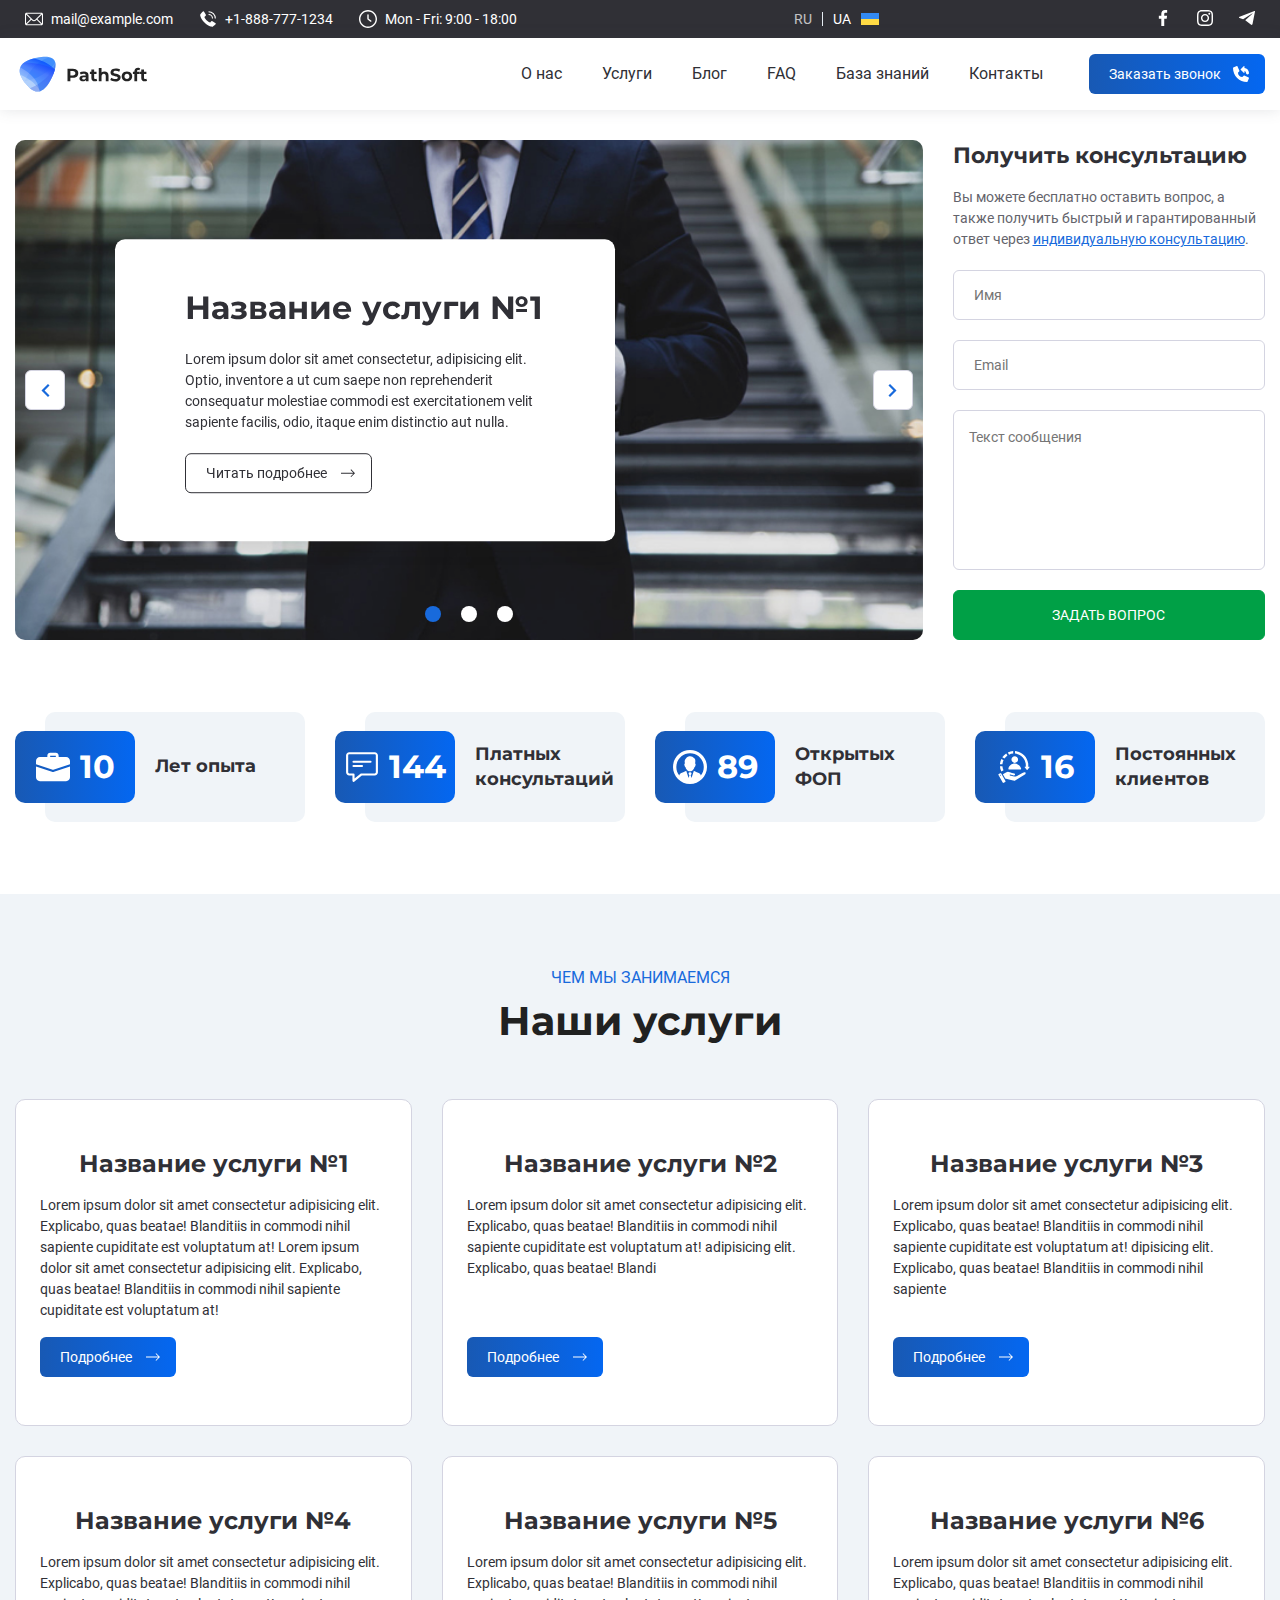
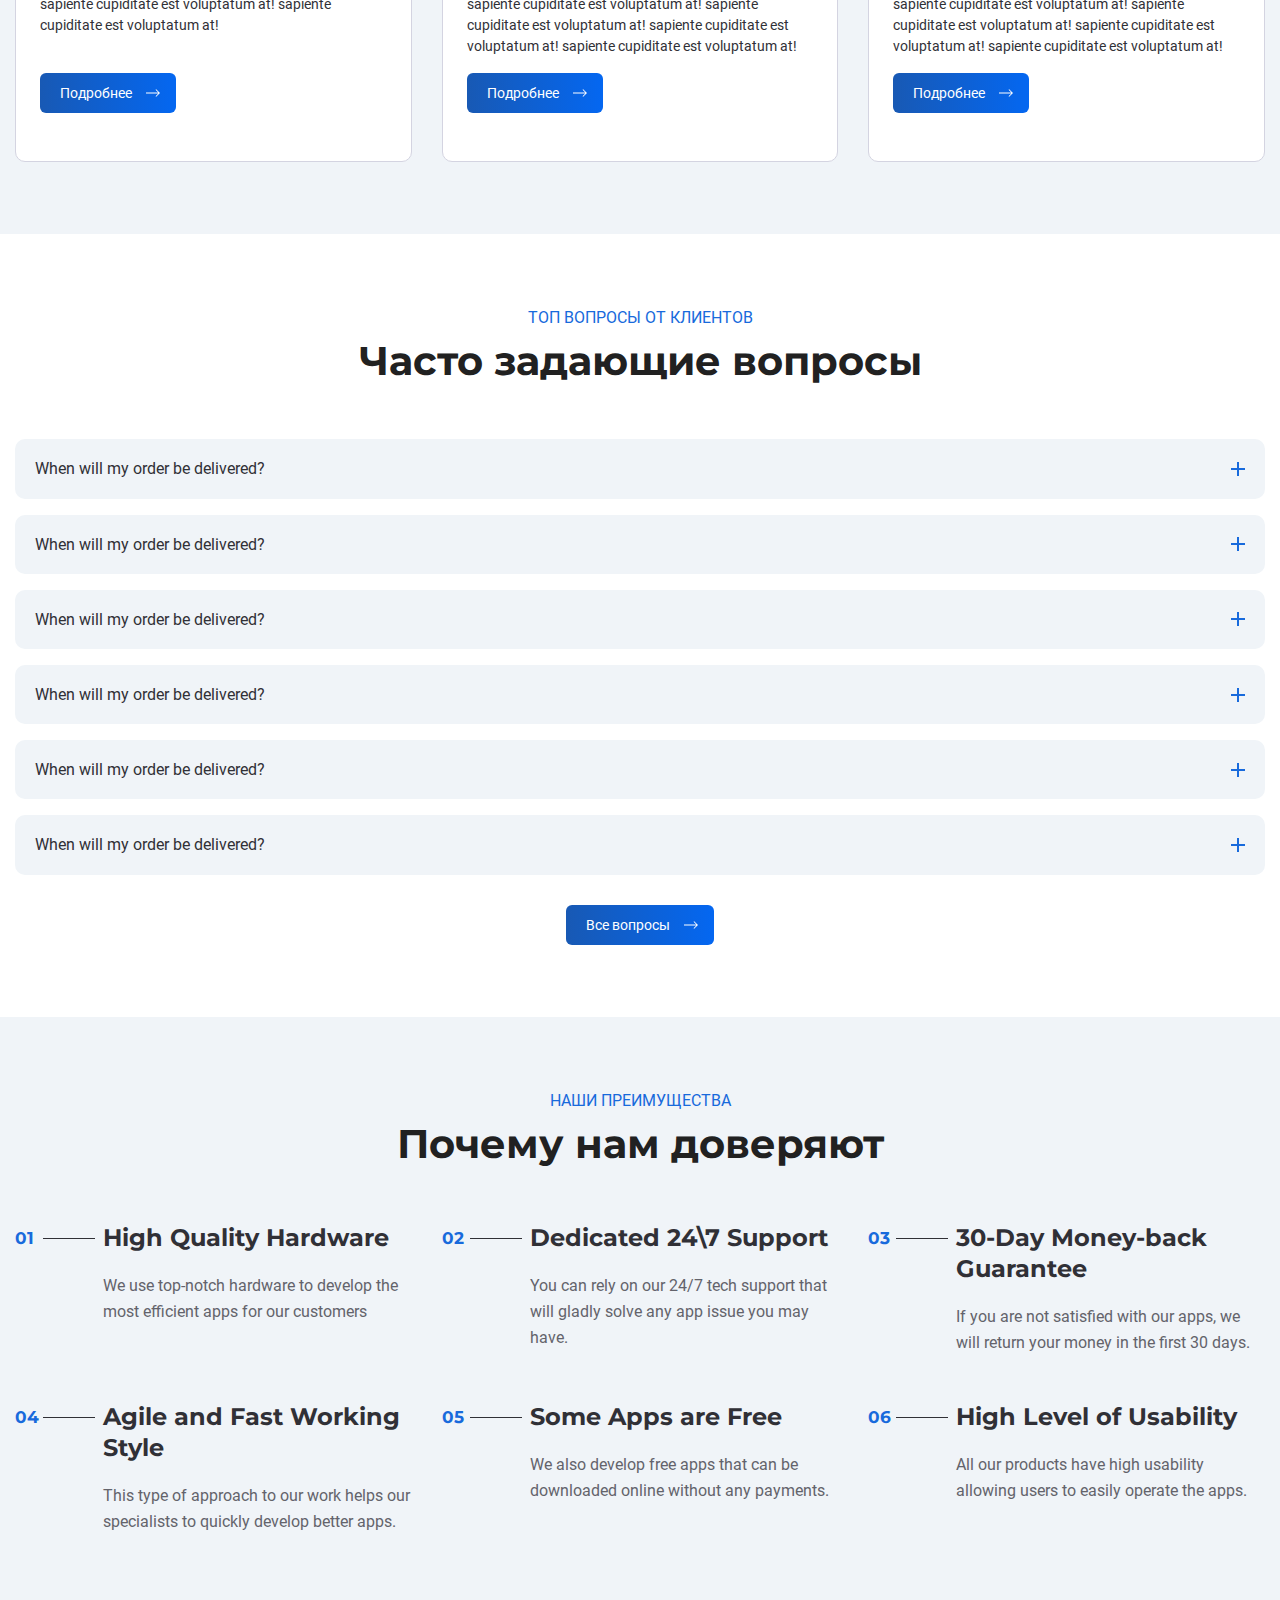
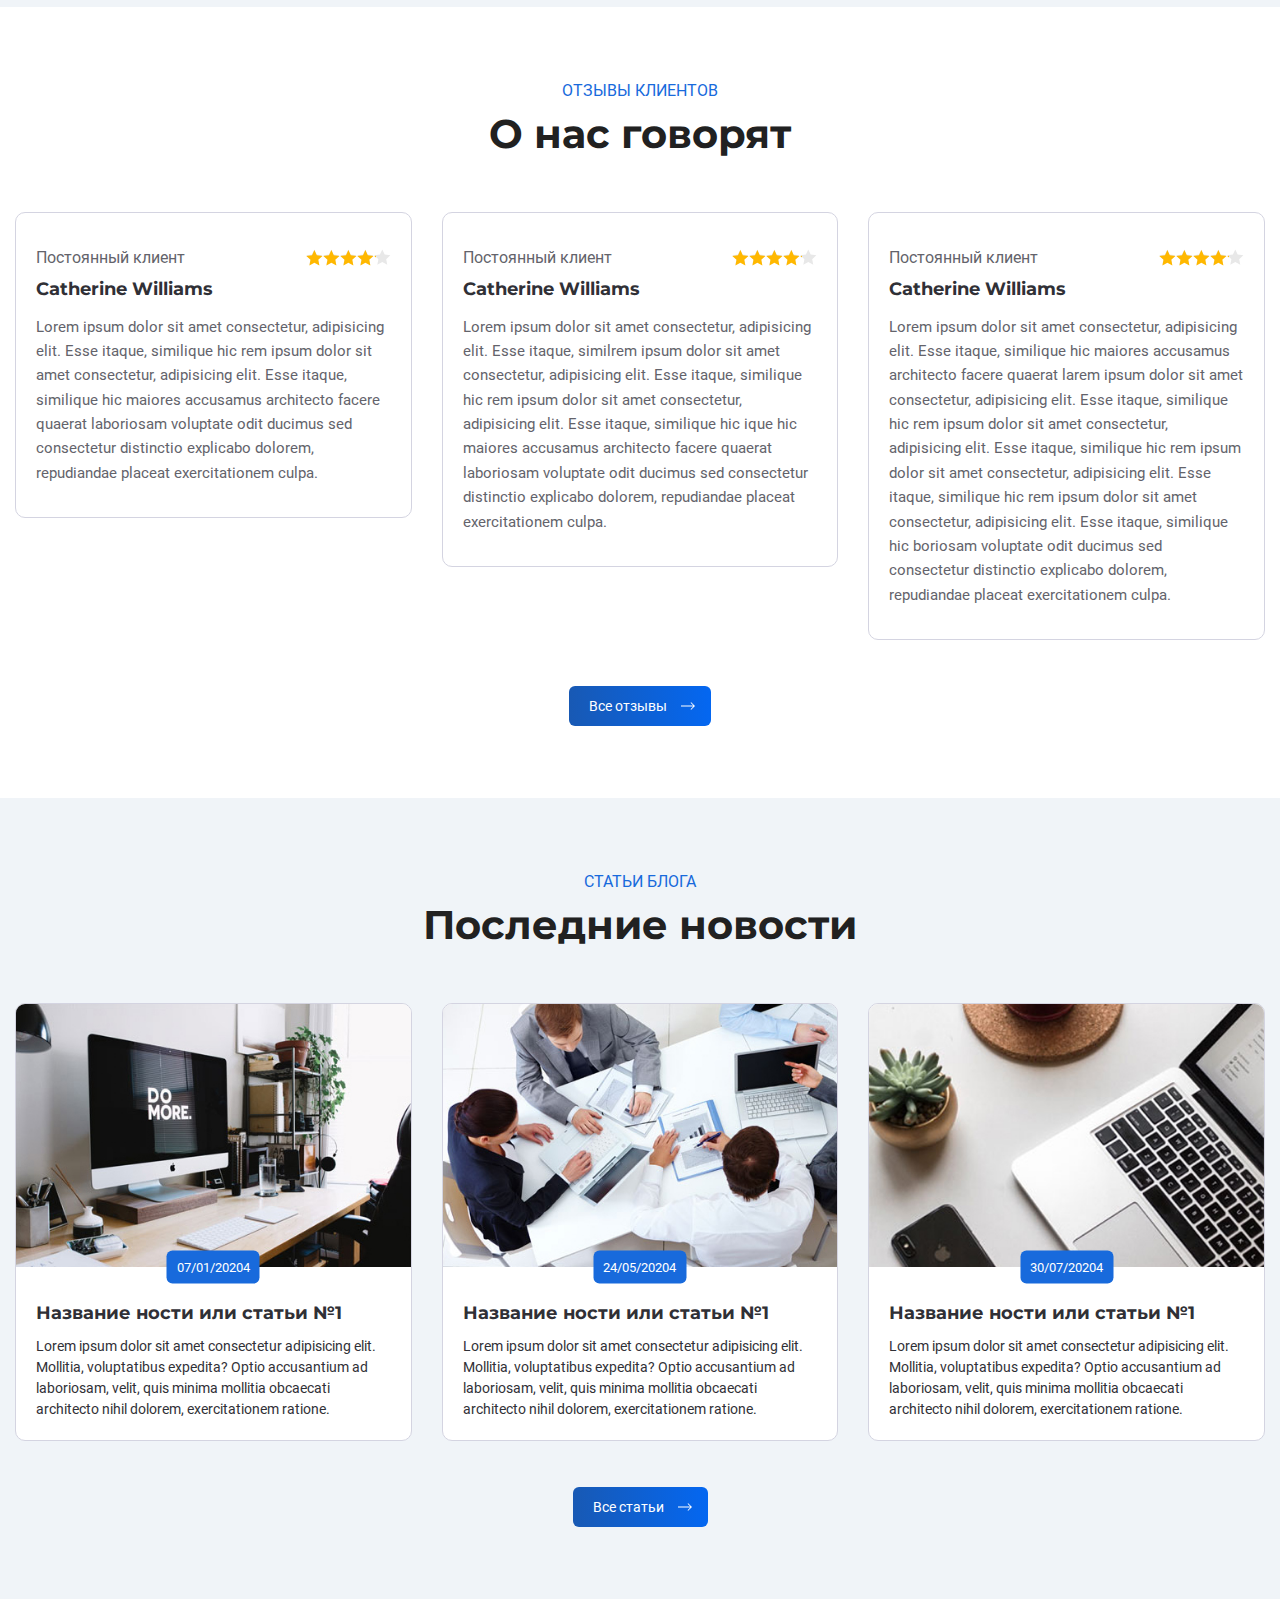
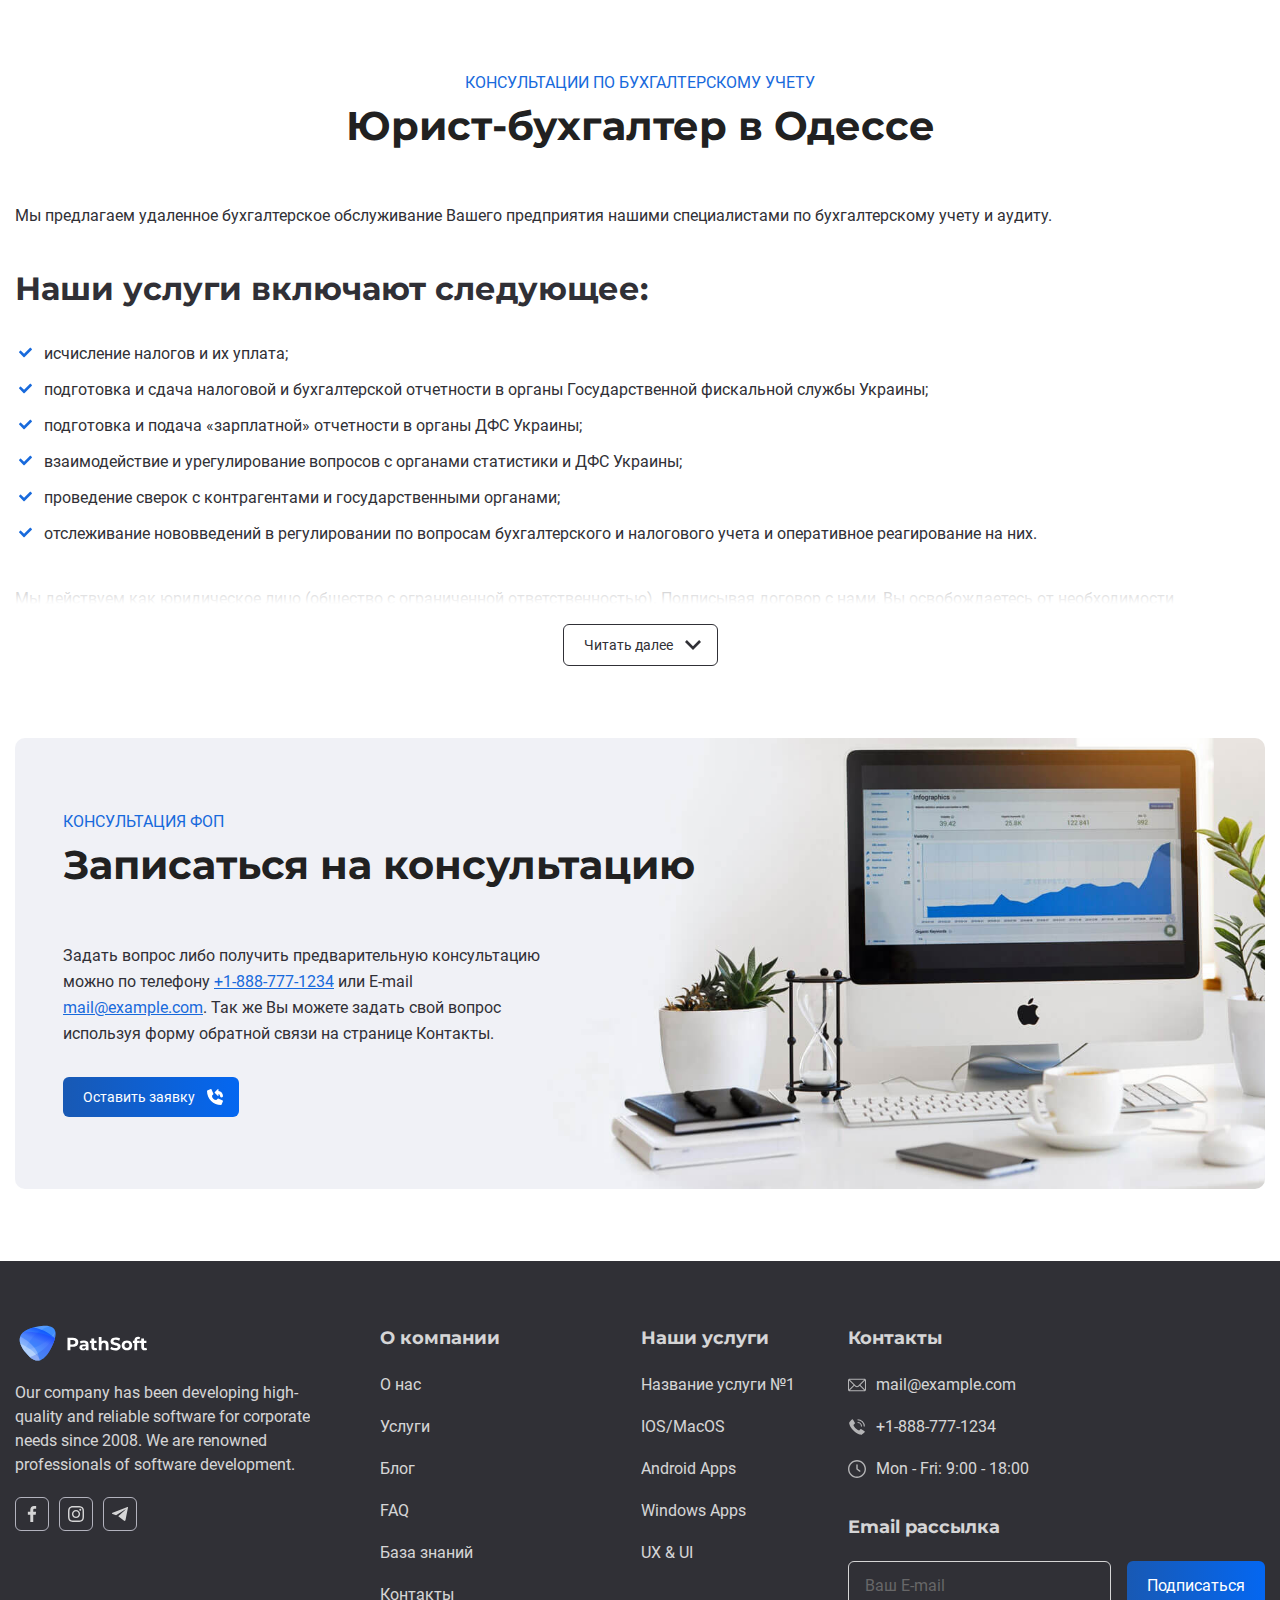
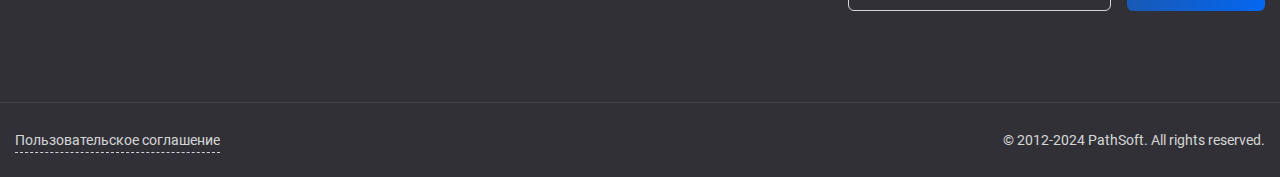
<file: index.html>
<!DOCTYPE html>
<html lang="ru">
    <head>
        <meta charset="UTF-8" />
        <meta name="viewport" content="width=device-width, initial-scale=1.0" />
        <title>Document</title>

        <link rel="stylesheet" href="./assets/css/swiper-bundle.min.css" />
        <link rel="stylesheet" href="./assets/css/fancybox.css" />
        <link rel="stylesheet" href="./assets/css/app.css" />
    </head>
    <body>
        <button class="up" type="button">
            <svg class="icon" width="12" height="12">
                <use href="./assets/svg/icons.svg#icon-chevron-down"></use>
            </svg>
        </button>

        <div class="wrapper">
            <header class="header">
                <div class="header__top">
                    <div class="header__top-container container">
                        <!-- address -->
                        <address class="header__address address">
                            <ul class="address__list">
                                <li class="address__item">
                                    <a class="address__link" href="#">
                                        <svg class="address__icon" width="18" height="18">
                                            <use href="./assets/svg/icons.svg#icon-email"></use>
                                        </svg>
                                        mail@example.com
                                    </a>
                                </li>
                                <li class="address__item">
                                    <a class="address__link" href="#">
                                        <svg class="address__icon" width="18" height="18">
                                            <use href="./assets/svg/icons.svg#icon-phone2"></use>
                                        </svg>
                                        +1-888-777-1234
                                    </a>
                                </li>
                                <li class="address__item">
                                    <span class="address__link nh">
                                        <svg class="address__icon" width="18" height="18">
                                            <use href="./assets/svg/icons.svg#icon-time"></use>
                                        </svg>
                                        Mon - Fri: 9:00 - 18:00
                                    </span>
                                </li>
                            </ul>
                        </address>

                        <!-- language -->
                        <ul class="languages">
                            <li class="languages__item active">
                                <span class="languages__link">RU</span>
                            </li>
                            <li class="languages__item">
                                <a class="languages__link" href="#">
                                    UA
                                    <svg class="languages__icon" width="18" height="18">
                                        <use href="./assets/svg/icons.svg#icon-ukraine"></use>
                                    </svg>
                                </a>
                            </li>
                        </ul>

                        <!-- socials -->
                        <ul class="header__socials socials">
                            <li class="socials__item">
                                <a class="socials__link" href="#">
                                    <svg class="socials__icon" width="16" height="16">
                                        <use href="./assets/svg/icons.svg#icon-facebook"></use>
                                    </svg>
                                </a>
                            </li>
                            <li class="socials__item">
                                <a class="socials__link" href="#">
                                    <svg class="socials__icon" width="16" height="16">
                                        <use href="./assets/svg/icons.svg#icon-instagram"></use>
                                    </svg>
                                </a>
                            </li>
                            <li class="socials__item">
                                <a class="socials__link" href="#">
                                    <svg class="socials__icon" width="16" height="16">
                                        <use href="./assets/svg/icons.svg#icon-telegram"></use>
                                    </svg>
                                </a>
                            </li>
                        </ul>
                    </div>
                </div>

                <nav class="header__nav nav">
                    <div class="header__nav-container container">
                        <button class="nav__burger burger active burger_js" type="button">
                            <svg class="burger__icon" width="28" height="28">
                                <use href="./assets/svg/icons.svg#icon-burger2"></use>
                            </svg>
                        </button>

                        <button class="nav__burger-close burger-close burger-close_js" type="button">
                            <svg class="burger__icon" width="17" height="17">
                                <use href="./assets/svg/icons.svg#icon-close"></use>
                            </svg>
                        </button>

                        <a class="nav__logo" href="#">
                            <img src="assets/img/logo.svg" alt="logo" />
                        </a>

                        <ul class="nav__menu menu menu_js">
                            <li class="menu__item">
                                <a class="menu__link" href="#"> О нас </a>
                            </li>
                            <li class="menu__item">
                                <a class="menu__link" href="#"> Услуги </a>
                            </li>
                            <li class="menu__item">
                                <a class="menu__link" href="#"> Блог </a>
                            </li>
                            <li class="menu__item">
                                <a class="menu__link" href="#"> FAQ </a>
                            </li>
                            <!-- https://taxer.ua/uk/kb/faq -->
                            <li class="menu__item">
                                <a class="menu__link" href="#"> База знаний </a>
                            </li>
                            <li class="menu__item">
                                <a class="menu__link" href="#"> Контакты </a>
                            </li>
                            <li class="menu__item mob-languages">
                                <!-- language -->
                                <ul class="languages">
                                    <li class="languages__item active">
                                        <span class="languages__link">RU</span>
                                    </li>
                                    <li class="languages__item">
                                        <a class="languages__link" href="#">
                                            UA
                                            <svg class="languages__icon" width="18" height="18">
                                                <use href="./assets/svg/icons.svg#icon-ukraine"></use>
                                            </svg>
                                        </a>
                                    </li>
                                </ul>
                            </li>
                            <li class="menu__item mob-contacts">
                                <!-- address -->
                                <address class="header__address address">
                                    <ul class="address__list">
                                        <li class="address__item">
                                            <a class="address__link" href="#">
                                                <svg class="address__icon" width="18" height="18">
                                                    <use href="./assets/svg/icons.svg#icon-email"></use>
                                                </svg>
                                                mail@example.com
                                            </a>
                                        </li>
                                        <li class="address__item">
                                            <a class="address__link" href="#">
                                                <svg class="address__icon" width="18" height="18">
                                                    <use href="./assets/svg/icons.svg#icon-phone2"></use>
                                                </svg>
                                                +1-888-777-1234
                                            </a>
                                        </li>
                                        <li class="address__item">
                                            <span class="address__link nh">
                                                <svg class="address__icon" width="18" height="18">
                                                    <use href="./assets/svg/icons.svg#icon-time"></use>
                                                </svg>
                                                Mon - Fri: 9:00 - 18:00
                                            </span>
                                        </li>
                                    </ul>
                                </address>

                                <!-- socials -->
                                <ul class="header__socials socials">
                                    <li class="socials__item">
                                        <a class="socials__link" href="#">
                                            <svg class="socials__icon" width="16" height="16">
                                                <use href="./assets/svg/icons.svg#icon-facebook"></use>
                                            </svg>
                                        </a>
                                    </li>
                                    <li class="socials__item">
                                        <a class="socials__link" href="#">
                                            <svg class="socials__icon" width="16" height="16">
                                                <use href="./assets/svg/icons.svg#icon-instagram"></use>
                                            </svg>
                                        </a>
                                    </li>
                                    <li class="socials__item">
                                        <a class="socials__link" href="#">
                                            <svg class="socials__icon" width="16" height="16">
                                                <use href="./assets/svg/icons.svg#icon-telegram"></use>
                                            </svg>
                                        </a>
                                    </li>
                                </ul>
                            </li>
                        </ul>

                        <button
                            class="nav__callback callback btn"
                            data-tooltip="Обратный звонок"
                            data-flow="down"
                            data-fancybox
                            data-src="#modal-callback"
                        >
                            Заказать звонок
                            <svg class="callback__icon icon" width="16" height="16">
                                <use href="./assets/svg/icons.svg#icon-callback"></use>
                            </svg>
                        </button>
                    </div>
                </nav>
            </header>

            <main class="main page">
                <section class="page__intro intro section">
                    <div class="intro__container container">
                        <div class="intro__wrap">
                            <div class="intro__slideshow slideshow swiper">
                                <!-- Additional required wrapper -->
                                <ul class="slideshow__list swiper-wrapper">
                                    <li class="slideshow__item swiper-slide">
                                        <div class="slideshow__img _ibg">
                                            <img class="slideshow__pic" src="assets/img/slides/slide1.jpg" alt="cover" />
                                        </div>
                                        <div class="slideshow__text">
                                            <h3 class="slideshow__title">Название услуги №1</h3>
                                            <p class="slideshow__desc">
                                                Lorem ipsum dolor sit amet consectetur, adipisicing elit. Optio, inventore a ut cum saepe non
                                                reprehenderit consequatur molestiae commodi est exercitationem velit sapiente facilis, odio, itaque
                                                enim distinctio aut nulla.
                                            </p>
                                            <a href="#" class="slideshow__link btn btn-transparent">
                                                Читать подробнее
                                                <svg class="slideshow__icon icon" width="14" height="14">
                                                    <use href="./assets/svg/icons.svg#icon-arrow-right"></use>
                                                </svg>
                                            </a>
                                        </div>
                                    </li>
                                    <li class="slideshow__item swiper-slide">
                                        <div class="slideshow__img _ibg">
                                            <img class="slideshow__pic" src="assets/img/slides/slide2.jpg" alt="cover" />
                                        </div>
                                        <div class="slideshow__text">
                                            <h3 class="slideshow__title">Название услуги №2</h3>
                                            <p class="slideshow__desc">
                                                Lorem ipsum dolor sit amet consectetur, adipisicing elit. Optio, inventore a ut cum saepe non
                                                reprehenderit consequatur molestiae commodi est exercitationem velit sapiente facilis, odio, itaque
                                                enim distinctio aut nulla.
                                            </p>
                                            <a href="#" class="slideshow__link btn btn-transparent">
                                                Читать подробнее
                                                <svg class="slideshow__icon icon" width="14" height="14">
                                                    <use href="./assets/svg/icons.svg#icon-arrow-right"></use>
                                                </svg>
                                            </a>
                                        </div>
                                    </li>
                                    <li class="slideshow__item swiper-slide">
                                        <div class="slideshow__img _ibg">
                                            <img class="slideshow__pic" src="assets/img/slides/slide3.jpg" alt="cover" />
                                        </div>
                                        <div class="slideshow__text">
                                            <h3 class="slideshow__title">Название услуги №3</h3>
                                            <p class="slideshow__desc">
                                                Lorem ipsum dolor sit amet consectetur, adipisicing elit. Optio, inventore a ut cum saepe non
                                                reprehenderit consequatur molestiae commodi est exercitationem velit sapiente facilis, odio, itaque
                                                enim distinctio aut nulla.
                                            </p>
                                            <a href="#" class="slideshow__link btn btn-transparent">
                                                Читать подробнее
                                                <svg class="slideshow__icon icon" width="14" height="14">
                                                    <use href="./assets/svg/icons.svg#icon-arrow-right"></use>
                                                </svg>
                                            </a>
                                        </div>
                                    </li>
                                </ul>
                                <!-- If we need pagination -->
                                <div class="swiper-pagination"></div>

                                <!-- If we need navigation buttons -->
                                <div class="swiper-button-prev-slide">
                                    <svg class="icon" width="13" height="13">
                                        <use href="./assets/svg/icons.svg#icon-chevron-down"></use>
                                    </svg>
                                </div>
                                <div class="swiper-button-next-slide">
                                    <svg class="icon" width="13" height="13">
                                        <use href="./assets/svg/icons.svg#icon-chevron-down"></use>
                                    </svg>
                                </div>

                                <!-- If we need scrollbar -->
                                <!-- <div class="swiper-scrollbar"></div> -->
                            </div>
                        </div>
                        <div class="intro__action">
                            <h3 class="intro__title">Получить консультацию</h3>
                            <form class="intro__form" action="">
                                <p class="intro__text">
                                    Вы можете бесплатно оставить вопрос, а также получить быстрый и гарантированный ответ через
                                    <span class="intro__link" data-fancybox data-src="#modal-callback">индивидуальную консультацию</span>.
                                </p>
                                <input class="input" type="text" placeholder="Имя" />
                                <input class="input" type="text" placeholder="Email" />
                                <textarea class="input" name="" id="" placeholder="Текст сообщения"></textarea>

                                <button type="submit" class="btn btn-green btn-no-icon intro__btn">Задать вопрос</button>
                            </form>
                        </div>
                    </div>
                </section>

                <section class="page__experience experience section">
                    <div class="experience__container container">
                        <ul class="experience__list">
                            <li class="experience__item">
                                <div class="experience__counter">
                                    <svg class="experience__icon" width="34" height="34">
                                        <use href="./assets/svg/icons.svg#icon-experience"></use>
                                    </svg>
                                    10
                                </div>
                                <div class="experience__title">Лет опыта</div>
                            </li>
                            <li class="experience__item">
                                <div class="experience__counter">
                                    <svg class="experience__icon" width="34" height="34">
                                        <use href="./assets/svg/icons.svg#icon-consultans"></use>
                                    </svg>
                                    144
                                </div>
                                <div class="experience__title">Платных консультаций</div>
                            </li>
                            <li class="experience__item">
                                <div class="experience__counter">
                                    <svg class="experience__icon" width="34" height="34">
                                        <use href="./assets/svg/icons.svg#icon-businessman2"></use>
                                    </svg>
                                    89
                                </div>
                                <div class="experience__title">Открытых ФОП</div>
                            </li>
                            <li class="experience__item">
                                <div class="experience__counter">
                                    <svg class="experience__icon" width="34" height="34">
                                        <use href="./assets/svg/icons.svg#icon-clients"></use>
                                    </svg>
                                    16
                                </div>
                                <div class="experience__title">Постоянных клиентов</div>
                            </li>
                        </ul>
                    </div>
                </section>

                <section class="page__services services section">
                    <div class="services__container container">
                        <p class="services__subtitle section-subtitle">Чем мы занимаемся</p>
                        <h2 class="services__title section-title">Наши услуги</h2>
                        <ul class="services__list">
                            <li class="services__item">
                                <a class="services__link" href="#">
                                    <h3 class="services__name">Название услуги №1</h3>
                                    <p class="services__desc">
                                        Lorem ipsum dolor sit amet consectetur adipisicing elit. Explicabo, quas beatae! Blanditiis in commodi nihil
                                        sapiente cupiditate est voluptatum at! Lorem ipsum dolor sit amet consectetur adipisicing elit. Explicabo,
                                        quas beatae! Blanditiis in commodi nihil sapiente cupiditate est voluptatum at!
                                    </p>
                                    <button class="services__btn btn" type="button">
                                        Подробнее
                                        <svg class="icon" width="14" height="14">
                                            <use href="./assets/svg/icons.svg#icon-arrow-right"></use>
                                        </svg>
                                    </button>
                                </a>
                            </li>
                            <li class="services__item">
                                <a class="services__link" href="#">
                                    <h3 class="services__name">Название услуги №2</h3>
                                    <p class="services__desc">
                                        Lorem ipsum dolor sit amet consectetur adipisicing elit. Explicabo, quas beatae! Blanditiis in commodi nihil
                                        sapiente cupiditate est voluptatum at! adipisicing elit. Explicabo, quas beatae! Blandi
                                    </p>
                                    <button class="services__btn btn" type="button">
                                        Подробнее
                                        <svg class="icon" width="14" height="14">
                                            <use href="./assets/svg/icons.svg#icon-arrow-right"></use>
                                        </svg>
                                    </button>
                                </a>
                            </li>
                            <li class="services__item">
                                <a class="services__link" href="#">
                                    <h3 class="services__name">Название услуги №3</h3>
                                    <p class="services__desc">
                                        Lorem ipsum dolor sit amet consectetur adipisicing elit. Explicabo, quas beatae! Blanditiis in commodi nihil
                                        sapiente cupiditate est voluptatum at! dipisicing elit. Explicabo, quas beatae! Blanditiis in commodi nihil
                                        sapiente
                                    </p>
                                    <button class="services__btn btn" type="button">
                                        Подробнее
                                        <svg class="icon" width="14" height="14">
                                            <use href="./assets/svg/icons.svg#icon-arrow-right"></use>
                                        </svg>
                                    </button>
                                </a>
                            </li>
                            <li class="services__item">
                                <a class="services__link" href="#">
                                    <h3 class="services__name">Название услуги №4</h3>
                                    <p class="services__desc">
                                        Lorem ipsum dolor sit amet consectetur adipisicing elit. Explicabo, quas beatae! Blanditiis in commodi nihil
                                        sapiente cupiditate est voluptatum at! sapiente cupiditate est voluptatum at!
                                    </p>
                                    <button class="services__btn btn" type="button">
                                        Подробнее
                                        <svg class="icon" width="14" height="14">
                                            <use href="./assets/svg/icons.svg#icon-arrow-right"></use>
                                        </svg>
                                    </button>
                                </a>
                            </li>
                            <li class="services__item">
                                <a class="services__link" href="#">
                                    <h3 class="services__name">Название услуги №5</h3>
                                    <p class="services__desc">
                                        Lorem ipsum dolor sit amet consectetur adipisicing elit. Explicabo, quas beatae! Blanditiis in commodi nihil
                                        sapiente cupiditate est voluptatum at! sapiente cupiditate est voluptatum at! sapiente cupiditate est
                                        voluptatum at! sapiente cupiditate est voluptatum at!
                                    </p>
                                    <button class="services__btn btn" type="button">
                                        Подробнее
                                        <svg class="icon" width="14" height="14">
                                            <use href="./assets/svg/icons.svg#icon-arrow-right"></use>
                                        </svg>
                                    </button>
                                </a>
                            </li>
                            <li class="services__item">
                                <a class="services__link" href="#">
                                    <h3 class="services__name">Название услуги №6</h3>
                                    <p class="services__desc">
                                        Lorem ipsum dolor sit amet consectetur adipisicing elit. Explicabo, quas beatae! Blanditiis in commodi nihil
                                        sapiente cupiditate est voluptatum at! sapiente cupiditate est voluptatum at! sapiente cupiditate est
                                        voluptatum at! sapiente cupiditate est voluptatum at!
                                    </p>
                                    <button class="services__btn btn" type="button">
                                        Подробнее
                                        <svg class="icon" width="14" height="14">
                                            <use href="./assets/svg/icons.svg#icon-arrow-right"></use>
                                        </svg>
                                    </button>
                                </a>
                            </li>
                        </ul>
                    </div>
                </section>

                <section class="page__faq faq section">
                    <div class="faq__container container">
                        <p class="section-subtitle">Топ вопросы от клиентов</p>
                        <h2 class="section-title">Часто задающие вопросы</h2>
                        <ul class="faq__list">
                            <li class="faq__item">
                                <h3 class="faq__question question_js">When will my order be delivered?</h3>
                                <div class="faq__answer">
                                    <p>
                                        Lorem ipsum dolor sit amet consectetur adipisicing elit. Magnam et minus totam hic vitae sit placeat eos
                                        consequuntur tenetur illo, adipisci beatae in vero blanditiis aliquam nam! Blanditiis, eum veritatis?
                                    </p>
                                    <p>
                                        Lorem ipsum, dolor sit amet consectetur adipisicing elit. Ipsam commodi nobis ullam at quibusdam amet ratione!
                                        Nostrum vel consequuntur laboriosam aut quasi dolor, perferendis maiores debitis iure nihil eius quis.
                                    </p>
                                </div>
                            </li>
                            <li class="faq__item">
                                <h3 class="faq__question question_js">When will my order be delivered?</h3>
                                <div class="faq__answer">
                                    <p>
                                        Lorem ipsum dolor sit amet consectetur adipisicing elit. Magnam et minus totam hic vitae sit placeat eos
                                        consequuntur tenetur illo, adipisci beatae in vero blanditiis aliquam nam! Blanditiis, eum veritatis?
                                    </p>
                                    <p>
                                        Lorem ipsum, dolor sit amet consectetur adipisicing elit. Ipsam commodi nobis ullam at quibusdam amet ratione!
                                        Nostrum vel consequuntur laboriosam aut quasi dolor, perferendis maiores debitis iure nihil eius quis.
                                    </p>
                                </div>
                            </li>
                            <li class="faq__item">
                                <h3 class="faq__question question_js">When will my order be delivered?</h3>
                                <div class="faq__answer">
                                    <p>
                                        Lorem ipsum dolor sit amet consectetur adipisicing elit. Magnam et minus totam hic vitae sit placeat eos
                                        consequuntur tenetur illo, adipisci beatae in vero blanditiis aliquam nam! Blanditiis, eum veritatis?
                                    </p>
                                    <p>
                                        Lorem ipsum, dolor sit amet consectetur adipisicing elit. Ipsam commodi nobis ullam at quibusdam amet ratione!
                                        Nostrum vel consequuntur laboriosam aut quasi dolor, perferendis maiores debitis iure nihil eius quis.
                                    </p>
                                </div>
                            </li>
                            <li class="faq__item">
                                <h3 class="faq__question question_js">When will my order be delivered?</h3>
                                <div class="faq__answer">
                                    <p>
                                        Lorem ipsum dolor sit amet consectetur adipisicing elit. Magnam et minus totam hic vitae sit placeat eos
                                        consequuntur tenetur illo, adipisci beatae in vero blanditiis aliquam nam! Blanditiis, eum veritatis?
                                    </p>
                                    <p>
                                        Lorem ipsum, dolor sit amet consectetur adipisicing elit. Ipsam commodi nobis ullam at quibusdam amet ratione!
                                        Nostrum vel consequuntur laboriosam aut quasi dolor, perferendis maiores debitis iure nihil eius quis.
                                    </p>
                                </div>
                            </li>
                            <li class="faq__item">
                                <h3 class="faq__question question_js">When will my order be delivered?</h3>
                                <div class="faq__answer">
                                    <p>
                                        Lorem ipsum dolor sit amet consectetur adipisicing elit. Magnam et minus totam hic vitae sit placeat eos
                                        consequuntur tenetur illo, adipisci beatae in vero blanditiis aliquam nam! Blanditiis, eum veritatis?
                                    </p>
                                    <p>
                                        Lorem ipsum, dolor sit amet consectetur adipisicing elit. Ipsam commodi nobis ullam at quibusdam amet ratione!
                                        Nostrum vel consequuntur laboriosam aut quasi dolor, perferendis maiores debitis iure nihil eius quis.
                                    </p>
                                </div>
                            </li>
                            <li class="faq__item">
                                <h3 class="faq__question question_js">When will my order be delivered?</h3>
                                <div class="faq__answer">
                                    <p>
                                        Lorem ipsum dolor sit amet consectetur adipisicing elit. Magnam et minus totam hic vitae sit placeat eos
                                        consequuntur tenetur illo, adipisci beatae in vero blanditiis aliquam nam! Blanditiis, eum veritatis?
                                    </p>
                                    <p>
                                        Lorem ipsum, dolor sit amet consectetur adipisicing elit. Ipsam commodi nobis ullam at quibusdam amet ratione!
                                        Nostrum vel consequuntur laboriosam aut quasi dolor, perferendis maiores debitis iure nihil eius quis.
                                    </p>
                                </div>
                            </li>
                        </ul>
                        <div class="content-center">
                            <button class="btn" type="button">
                                Все вопросы
                                <svg class="icon" width="14" height="14">
                                    <use href="./assets/svg/icons.svg#icon-arrow-right"></use>
                                </svg>
                            </button>
                        </div>
                    </div>
                </section>

                <section class="page__advantages advantages section">
                    <div class="advantages__container container">
                        <p class="section-subtitle">Наши преимущества</p>
                        <h2 class="section-title">Почему нам доверяют</h2>
                        <ol class="advantages__list">
                            <li class="advantages__item">
                                <div class="advantages__data">
                                    <h3 class="advantages__name">High Quality Hardware</h3>
                                    <p class="advantages__desc">We use top-notch hardware to develop the most efficient apps for our customers</p>
                                </div>
                            </li>
                            <li class="advantages__item">
                                <div class="advantages__data">
                                    <h3 class="advantages__name">Dedicated 24\7 Support</h3>
                                    <p class="advantages__desc">
                                        You can rely on our 24/7 tech support that will gladly solve any app issue you may have.
                                    </p>
                                </div>
                            </li>
                            <li class="advantages__item">
                                <div class="advantages__data">
                                    <h3 class="advantages__name">30-Day Money-back Guarantee</h3>
                                    <p class="advantages__desc">
                                        If you are not satisfied with our apps, we will return your money in the first 30 days.
                                    </p>
                                </div>
                            </li>
                            <li class="advantages__item">
                                <div class="advantages__data">
                                    <h3 class="advantages__name">Agile and Fast Working Style</h3>
                                    <p class="advantages__desc">
                                        This type of approach to our work helps our specialists to quickly develop better apps.
                                    </p>
                                </div>
                            </li>
                            <li class="advantages__item">
                                <div class="advantages__data">
                                    <h3 class="advantages__name">Some Apps are Free</h3>
                                    <p class="advantages__desc">We also develop free apps that can be downloaded online without any payments.</p>
                                </div>
                            </li>
                            <li class="advantages__item">
                                <div class="advantages__data">
                                    <h3 class="advantages__name">High Level of Usability</h3>
                                    <p class="advantages__desc">All our products have high usability allowing users to easily operate the apps.</p>
                                </div>
                            </li>
                        </ol>
                    </div>
                </section>

                <section class="page__reviews reviews section">
                    <div class="reviews__container container">
                        <p class="section-subtitle">Отзывы клиентов</p>
                        <h2 class="section-title">О нас говорят</h2>
                        <ul class="reviews__list">
                            <li class="reviews__item">
                                <div class="reviews__stars stars">
                                    <div class="stars__active w70"></div>
                                </div>
                                <p class="reviews__position">Постоянный клиент</p>
                                <h3 class="reviews__name">Catherine Williams</h3>
                                <p class="reviews__text">
                                    Lorem ipsum dolor sit amet consectetur, adipisicing elit. Esse itaque, similique hic rem ipsum dolor sit amet
                                    consectetur, adipisicing elit. Esse itaque, similique hic maiores accusamus architecto facere quaerat laboriosam
                                    voluptate odit ducimus sed consectetur distinctio explicabo dolorem, repudiandae placeat exercitationem culpa.
                                </p>
                            </li>
                            <li class="reviews__item">
                                <div class="reviews__stars stars">
                                    <div class="stars__active w70"></div>
                                </div>
                                <p class="reviews__position">Постоянный клиент</p>
                                <h3 class="reviews__name">Catherine Williams</h3>
                                <p class="reviews__text">
                                    Lorem ipsum dolor sit amet consectetur, adipisicing elit. Esse itaque, similrem ipsum dolor sit amet consectetur,
                                    adipisicing elit. Esse itaque, similique hic rem ipsum dolor sit amet consectetur, adipisicing elit. Esse itaque,
                                    similique hic ique hic maiores accusamus architecto facere quaerat laboriosam voluptate odit ducimus sed
                                    consectetur distinctio explicabo dolorem, repudiandae placeat exercitationem culpa.
                                </p>
                            </li>
                            <li class="reviews__item">
                                <div class="reviews__stars stars">
                                    <div class="stars__active w70"></div>
                                </div>
                                <p class="reviews__position">Постоянный клиент</p>
                                <h3 class="reviews__name">Catherine Williams</h3>
                                <p class="reviews__text">
                                    Lorem ipsum dolor sit amet consectetur, adipisicing elit. Esse itaque, similique hic maiores accusamus architecto
                                    facere quaerat larem ipsum dolor sit amet consectetur, adipisicing elit. Esse itaque, similique hic rem ipsum
                                    dolor sit amet consectetur, adipisicing elit. Esse itaque, similique hic rem ipsum dolor sit amet consectetur,
                                    adipisicing elit. Esse itaque, similique hic rem ipsum dolor sit amet consectetur, adipisicing elit. Esse itaque,
                                    similique hic boriosam voluptate odit ducimus sed consectetur distinctio explicabo dolorem, repudiandae placeat
                                    exercitationem culpa.
                                </p>
                            </li>
                        </ul>
                        <div class="content-center">
                            <button class="btn" type="button">
                                Все отзывы
                                <svg class="icon" width="14" height="14">
                                    <use href="./assets/svg/icons.svg#icon-arrow-right"></use>
                                </svg>
                            </button>
                        </div>
                    </div>
                </section>

                <section class="page__blog blog section">
                    <div class="blog__container container">
                        <p class="section-subtitle">Статьи блога</p>
                        <h2 class="section-title">Последние новости</h2>
                        <div class="blog__list">
                            <article class="blog__item">
                                <a class="blog__link" href="#">
                                    <img class="blog__img" src="./assets/img/blog/news-img-1.jpg" alt="" />
                                    <div class="blog__data">
                                        <span class="blog__date">07/01/20204</span>
                                        <h3 class="blog__name">Название ности или статьи №1</h3>
                                        <p class="blog__desc">
                                            Lorem ipsum dolor sit amet consectetur adipisicing elit. Mollitia, voluptatibus expedita? Optio
                                            accusantium ad laboriosam, velit, quis minima mollitia obcaecati architecto nihil dolorem, exercitationem
                                            ratione.
                                        </p>
                                    </div>
                                </a>
                            </article>
                            <article class="blog__item">
                                <a class="blog__link" href="#">
                                    <img class="blog__img" src="./assets/img/blog/news-img-2.jpg" alt="" />
                                    <div class="blog__data">
                                        <span class="blog__date">24/05/20204</span>
                                        <h3 class="blog__name">Название ности или статьи №1</h3>
                                        <p class="blog__desc">
                                            Lorem ipsum dolor sit amet consectetur adipisicing elit. Mollitia, voluptatibus expedita? Optio
                                            accusantium ad laboriosam, velit, quis minima mollitia obcaecati architecto nihil dolorem, exercitationem
                                            ratione.
                                        </p>
                                    </div>
                                </a>
                            </article>
                            <article class="blog__item">
                                <a class="blog__link" href="#">
                                    <img class="blog__img" src="./assets/img/blog/news-img-3.jpg" alt="" />
                                    <div class="blog__data">
                                        <span class="blog__date">30/07/20204</span>
                                        <h3 class="blog__name">Название ности или статьи №1</h3>
                                        <p class="blog__desc">
                                            Lorem ipsum dolor sit amet consectetur adipisicing elit. Mollitia, voluptatibus expedita? Optio
                                            accusantium ad laboriosam, velit, quis minima mollitia obcaecati architecto nihil dolorem, exercitationem
                                            ratione.
                                        </p>
                                    </div>
                                </a>
                            </article>
                        </div>
                        <div class="content-center">
                            <button class="btn" type="button">
                                Все статьи
                                <svg class="icon" width="14" height="14">
                                    <use href="./assets/svg/icons.svg#icon-arrow-right"></use>
                                </svg>
                            </button>
                        </div>
                    </div>
                </section>

                <section class="page__textblock textblock section">
                    <div class="textblock__container container">
                        <p class="section-subtitle">Консультации по бухгалтерскому учету</p>
                        <h2 class="textblock__title section-title">Юрист-бухгалтер в Одессе</h2>
                        <div class="text__wrap">
                            <div class="textblock__content text-content">
                                <p>
                                    Мы предлагаем удаленное бухгалтерское обслуживание Вашего предприятия нашими специалистами по бухгалтерскому учету
                                    и аудиту.
                                </p>
                                <h2>Наши услуги включают следующее:</h2>
                                <ul>
                                    <li>исчисление налогов и их уплата;</li>
                                    <li>
                                        подготовка и сдача налоговой и бухгалтерской отчетности в органы Государственной фискальной службы Украины;
                                    </li>
                                    <li>подготовка и подача «зарплатной» отчетности в органы ДФС Украины;</li>
                                    <li>взаимодействие и урегулирование вопросов с органами статистики и ДФС Украины;</li>
                                    <li>проведение сверок с контрагентами и государственными органами;</li>
                                    <li>
                                        отслеживание нововведений в регулировании по вопросам бухгалтерского и налогового учета и оперативное
                                        реагирование на них.
                                    </li>
                                </ul>
                                <p>
                                    Мы действуем как юридическое лицо (общество с ограниченной ответственностью). Подписывая договор с нами, Вы
                                    освобождаетесь от необходимости оплачивать заработную плату и предполагаемые законодательством платежи в пользу
                                    государства за наемного бухгалтера.
                                </p>
                                <h3>С точки зрения Ваших интересов, как работодателя, мы:</h3>
                                <ul>
                                    <li>проводим ежемесячный расчет и перечисление зарплаты Вашим сотрудникам;</li>
                                    <li>рассчитываем отпускные, больничные и другие выплаты;</li>
                                    <li>сдаем «зарплатную» отчетность;</li>
                                    <li>наши юристы и адвокаты консультируют Вас по вопросам трудового законодательства.</li>
                                </ul>
                                <h2>В чем наши преимущества:</h2>
                                <ul>
                                    <li>
                                        мы используем исключительно лицензионное программное обеспечение для ведения бухгалтерского и налогового
                                        учета;
                                    </li>
                                    <li>
                                        всю информацию мы сохраняем на удаленном физическом сервере, данные с которого ежедневно копируются в облачное
                                        хранилище;
                                    </li>
                                    <li>мы получаем необходимые сертификаты и подключаем предприятие к электронным системам сдачи отчетности;</li>
                                    <li>
                                        Ваши документы находятся в офисе нашего адвокатского бюро, что предусматривает дополнительные гарантии
                                        сохранности информации и минимизирует риски получения незаконного вмешательства со стороны правоохранительных
                                        органов;
                                    </li>
                                    <li>
                                        наша команда состоит из адвокатов, юристов и бухгалтеров, что в комплексе предусматривает наиболее полное
                                        сопровождение деятельности предприятия.
                                    </li>
                                </ul>
                            </div>
                        </div>
                        <div class="text__open content-center">
                            <button type="button" class="text__open-btn btn btn-transparent" data-target=".text__wrap">
                                <span>Читать далее</span>
                                <svg class="icon" width="16" height="16">
                                    <use xlink:href="./assets/svg/icons.svg#icon-chevron-down"></use>
                                </svg>
                            </button>
                        </div>
                    </div>
                </section>

                <section class="page__order order section">
                    <div class="order__container container">
                        <div class="order__inner">
                            <p class="section-subtitle text-left">Консультация ФОП</p>
                            <h2 class="section-title text-left">Записаться на консультацию</h2>
                            <p class="order__text mb30">
                                Задать вопрос либо получить предварительную консультацию можно по телефону
                                <a class="order__link" href="#">+1-888-777-1234</a> или E-mail <a class="order__link" href="#">mail@example.com</a>.
                                Так же Вы можете задать свой вопрос используя форму обратной связи на странице <a href="#">Контакты</a>.
                            </p>
                            <button class="btn" type="button" data-fancybox data-src="#modal-callback">
                                Оставить заявку
                                <svg class="callback__icon icon" width="16" height="16">
                                    <use href="./assets/svg/icons.svg#icon-callback"></use>
                                </svg>
                            </button>
                        </div>
                    </div>
                </section>
            </main>

            <footer class="footer">
                <div class="footer__main main-footer">
                    <div class="main-footer__container container">
                        <div class="main-footer__columns">
                            <!-- column1 -->
                            <div class="main-footer__column1 footer-column1 column">
                                <a class="footer-column1__logo" href="#">
                                    <img src="assets/img/logo-white.svg" alt="logo" />
                                </a>
                                <p class="footer-column1__text">
                                    Our company has been developing high-quality and reliable software for corporate needs since 2008. We are renowned
                                    professionals of software development.
                                </p>

                                <!-- socials -->
                                <ul class="footer-column1__socials socials">
                                    <li class="socials__item">
                                        <a class="socials__link" href="#">
                                            <svg class="socials__icon" width="16" height="16">
                                                <use href="./assets/svg/icons.svg#icon-facebook"></use>
                                            </svg>
                                        </a>
                                    </li>
                                    <li class="socials__item">
                                        <a class="socials__link" href="#">
                                            <svg class="socials__icon" width="16" height="16">
                                                <use href="./assets/svg/icons.svg#icon-instagram"></use>
                                            </svg>
                                        </a>
                                    </li>
                                    <li class="socials__item">
                                        <a class="socials__link" href="#">
                                            <svg class="socials__icon" width="16" height="16">
                                                <use href="./assets/svg/icons.svg#icon-telegram"></use>
                                            </svg>
                                        </a>
                                    </li>
                                </ul>
                            </div>

                            <!-- column2 -->
                            <div class="main-footer__column2 footer-column2 column">
                                <p class="column__title">О компании</p>
                                <ul class="column__list">
                                    <li class="column__list-item">
                                        <a class="column__list-link" href="#">О нас</a>
                                    </li>
                                    <li class="column__list-item">
                                        <a class="column__list-link" href="#">Услуги</a>
                                    </li>
                                    <li class="column__list-item">
                                        <a class="column__list-link" href="#">Блог</a>
                                    </li>
                                    <li class="column__list-item">
                                        <a class="column__list-link" href="#">FAQ</a>
                                    </li>
                                    <li class="column__list-item">
                                        <a class="column__list-link" href="#">База знаний</a>
                                    </li>
                                    <li class="column__list-item">
                                        <a class="column__list-link" href="#">Контакты</a>
                                    </li>
                                </ul>
                            </div>

                            <!-- column3 -->
                            <div class="main-footer__column3 footer-column3 column">
                                <p class="column__title">Наши услуги</p>
                                <ul class="column__list">
                                    <li class="column__list-item">
                                        <a class="column__list-link" href="#">Название услуги №1</a>
                                    </li>
                                    <li class="column__list-item">
                                        <a class="column__list-link" href="#">IOS/MacOS</a>
                                    </li>
                                    <li class="column__list-item">
                                        <a class="column__list-link" href="#">Android Apps</a>
                                    </li>
                                    <li class="column__list-item">
                                        <a class="column__list-link" href="#">Windows Apps</a>
                                    </li>
                                    <li class="column__list-item">
                                        <a class="column__list-link" href="#">UX & UI</a>
                                    </li>
                                </ul>
                            </div>

                            <!-- column4 -->
                            <div class="main-footer__column4 footer-column4 column">
                                <p class="column__title">Контакты</p>
                                <ul class="column__list">
                                    <li class="column__list-item">
                                        <a class="column__list-link" href="#">
                                            <svg class="column__list-icon" width="18" height="18">
                                                <use href="./assets/svg/icons.svg#icon-email"></use>
                                            </svg>
                                            mail@example.com
                                        </a>
                                    </li>
                                    <li class="column__list-item">
                                        <a class="column__list-link" href="#">
                                            <svg class="column__list-icon" width="18" height="18">
                                                <use href="./assets/svg/icons.svg#icon-phone2"></use>
                                            </svg>
                                            +1-888-777-1234
                                        </a>
                                    </li>
                                    <li class="column__list-item">
                                        <span class="column__list-link">
                                            <svg class="column__list-icon" width="18" height="18">
                                                <use href="./assets/svg/icons.svg#icon-time"></use>
                                            </svg>
                                            Mon - Fri: 9:00 - 18:00
                                        </span>
                                    </li>
                                </ul>

                                <p class="column__title mt32">Email рассылка</p>
                                <form action="" class="footer__subscribeform subscribeform">
                                    <input class="subscribeform__input" type="text" placeholder="Ваш E-mail" value="" name="" />
                                    <button type="submit" class="subscribeform__btn btn btn-no-icon">Подписаться</button>
                                </form>
                            </div>
                        </div>
                    </div>
                </div>
                <div class="footer__bottom bottom-footer">
                    <div class="bottom-footer__container container">
                        <div class="bottom-footer__inner">
                            <ul class="bottom-footer__list">
                                <li class="bottom-footer__item">
                                    <a class="bottom-footer__link" href="#">Пользовательское соглашение</a>
                                </li>
                            </ul>
                            <p class="bottom-footer__copy">© 2012-2024 PathSoft. All rights reserved.</p>
                        </div>
                    </div>
                </div>
            </footer>
        </div>

        <div class="backdrop"></div>

        <div id="modal-callback" class="modal">
            <div class="modal__title">Обратный звонок</div>
            <div class="modal__content">
                <form class="modal__form" action="#">
                    <div class="modal__field">
                        <label class="modal__label required" for="callback__user-name ">
                            <span class="modal__label-title">Имя</span>
                        </label>
                        <div class="modal__input-wrap">
                            <input class="modal__input has-icon" type="text" id="callback__user-name" name="user-name" placeholder="Name" required />
                            <svg class="modal__input-icon" width="16" height="16">
                                <use href="./assets/svg/icons.svg#icon-person"></use>
                            </svg>
                        </div>
                    </div>
                    <div class="modal__field">
                        <label class="modal__label required" for="callback__user-phone">
                            <span class="modal__label-title">Phone</span>
                        </label>
                        <div class="modal__input-wrap">
                            <input
                                class="modal__input has-icon phone"
                                type="tel"
                                id="callback__user-phone"
                                name="user-phone"
                                placeholder="+38(___) ___-__-__ "
                                required
                            />
                            <svg class="modal__input-icon" width="16" height="16">
                                <use href="./assets/svg/icons.svg#icon-phone"></use>
                            </svg>
                        </div>
                    </div>
                    <div class="modal__field">
                        <label class="modal__label required" for="user-comment">
                            <span class="modal__label-title">Комментарий</span>
                        </label>
                        <div class="modal__input-wrap">
                            <textarea
                                id="user-comment"
                                name="user-comment"
                                class="modal__input modal__input-textarea"
                                placeholder="текст сообщения"
                                required
                            ></textarea>
                        </div>
                    </div>
                    <button type="submit" class="modal__submit-btn">
                        <svg class="icon" width="18" height="18">
                            <use href="./assets/svg/icons.svg#icon-callback"></use>
                        </svg>
                        Перезвоните мне
                    </button>
                </form>
            </div>
        </div>

        <script src="./assets/js/jquery.js" type="text/javascript"></script>
        <script src="./assets/js/swiper-bundle.js" type="text/javascript"></script>
        <script src="./assets/js/fancybox.umd.js" type="text/javascript"></script>
        <script src="./assets/js/jquery.maskedinput.js" type="text/javascript"></script>
        <script src="./assets/js/lozad.js" type="text/javascript"></script>

        <script src="./assets/js/app.js" type="text/javascript"></script>
    </body>
</html>
</file>
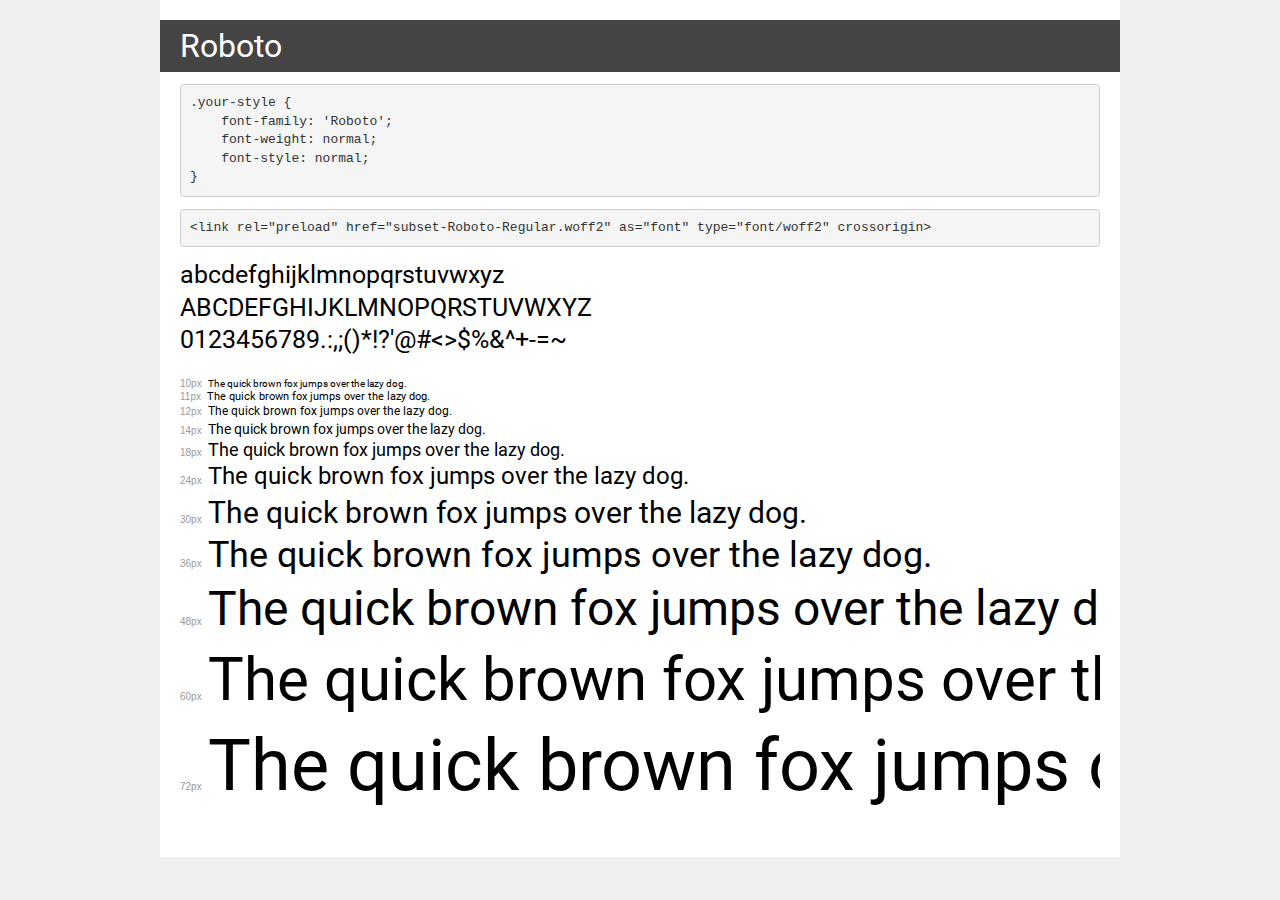
<file: assets/fonts/transfonter.org-20240728-103244/demo.html>
<!DOCTYPE html>
<html lang="en">
<head>
    <meta charset="utf-8">
    <meta http-equiv="X-UA-Compatible" content="IE=edge">
    <meta name="viewport" content="width=device-width, initial-scale=1">
    <meta name="robots" content="noindex, noarchive">
    <meta name="format-detection" content="telephone=no">
    <title>Transfonter demo</title>
    <link href="stylesheet.css" rel="stylesheet">
    <style>
        /*
        http://meyerweb.com/eric/tools/css/reset/
        v2.0 | 20110126
        License: none (public domain)
        */
        html, body, div, span, applet, object, iframe,
        h1, h2, h3, h4, h5, h6, p, blockquote, pre,
        a, abbr, acronym, address, big, cite, code,
        del, dfn, em, img, ins, kbd, q, s, samp,
        small, strike, strong, sub, sup, tt, var,
        b, u, i, center,
        dl, dt, dd, ol, ul, li,
        fieldset, form, label, legend,
        table, caption, tbody, tfoot, thead, tr, th, td,
        article, aside, canvas, details, embed,
        figure, figcaption, footer, header, hgroup,
        menu, nav, output, ruby, section, summary,
        time, mark, audio, video {
            margin: 0;
            padding: 0;
            border: 0;
            font-size: 100%;
            font: inherit;
            vertical-align: baseline;
        }
        /* HTML5 display-role reset for older browsers */
        article, aside, details, figcaption, figure,
        footer, header, hgroup, menu, nav, section {
            display: block;
        }
        body {
            line-height: 1;
        }
        ol, ul {
            list-style: none;
        }
        blockquote, q {
            quotes: none;
        }
        blockquote:before, blockquote:after,
        q:before, q:after {
            content: '';
            content: none;
        }
        table {
            border-collapse: collapse;
            border-spacing: 0;
        }
        /* demo styles */
        body {
            background: #f0f0f0;
            color: #000;
        }
        .page {
            background: #fff;
            width: 920px;
            margin: 0 auto;
            padding: 20px 20px 0 20px;
            overflow: hidden;
        }
        .font-container {
            overflow-x: auto;
            overflow-y: hidden;
            margin-bottom: 40px;
            line-height: 1.3;
            white-space: nowrap;
            padding-bottom: 5px;
        }
        h1 {
            position: relative;
            background: #444;
            font-size: 32px;
            color: #fff;
            padding: 10px 20px;
            margin: 0 -20px 12px -20px;
        }
        .letters {
            font-size: 25px;
            margin-bottom: 20px;
        }
        .s10:before {
            content: '10px';
        }
        .s11:before {
            content: '11px';
        }
        .s12:before {
            content: '12px';
        }
        .s14:before {
            content: '14px';
        }
        .s18:before {
            content: '18px';
        }
        .s24:before {
            content: '24px';
        }
        .s30:before {
            content: '30px';
        }
        .s36:before {
            content: '36px';
        }
        .s48:before {
            content: '48px';
        }
        .s60:before {
            content: '60px';
        }
        .s72:before {
            content: '72px';
        }
        .s10:before, .s11:before, .s12:before, .s14:before,
        .s18:before, .s24:before, .s30:before, .s36:before,
        .s48:before, .s60:before, .s72:before {
            font-family: Arial, sans-serif;
            font-size: 10px;
            font-weight: normal;
            font-style: normal;
            color: #999;
            padding-right: 6px;
        }
        pre {
            display: block;
            padding: 9px;
            margin: 0 0 12px;
            font-family: Monaco, Menlo, Consolas, "Courier New", monospace;
            font-size: 13px;
            line-height: 1.428571429;
            color: #333;
            font-weight: normal;
            font-style: normal;
            background-color: #f5f5f5;
            border: 1px solid #ccc;
            overflow-x: auto;
            border-radius: 4px;
        }
        /* responsive */
        @media (max-width: 959px) {
            .page {
                width: auto;
                margin: 0;
            }
        }
    </style>
</head>
<body>
<div class="page">
    <div class="demo">
        <h1 style="font-family: 'Roboto'; font-weight: normal; font-style: normal;">Roboto</h1>
        <pre title="Usage">.your-style {
    font-family: 'Roboto';
    font-weight: normal;
    font-style: normal;
}</pre>
        <pre title="Preload (optional)">
&lt;link rel=&quot;preload&quot; href=&quot;subset-Roboto-Regular.woff2&quot; as=&quot;font&quot; type=&quot;font/woff2&quot; crossorigin&gt;</pre>
        <div class="font-container" style="font-family: 'Roboto'; font-weight: normal; font-style: normal;">
            <p class="letters">
                abcdefghijklmnopqrstuvwxyz<br>
ABCDEFGHIJKLMNOPQRSTUVWXYZ<br>
                0123456789.:,;()*!?'@#&lt;&gt;$%&^+-=~
            </p>
            <p class="s10" style="font-size: 10px;">The quick brown fox jumps over the lazy dog.</p>
            <p class="s11" style="font-size: 11px;">The quick brown fox jumps over the lazy dog.</p>
            <p class="s12" style="font-size: 12px;">The quick brown fox jumps over the lazy dog.</p>
            <p class="s14" style="font-size: 14px;">The quick brown fox jumps over the lazy dog.</p>
            <p class="s18" style="font-size: 18px;">The quick brown fox jumps over the lazy dog.</p>
            <p class="s24" style="font-size: 24px;">The quick brown fox jumps over the lazy dog.</p>
            <p class="s30" style="font-size: 30px;">The quick brown fox jumps over the lazy dog.</p>
            <p class="s36" style="font-size: 36px;">The quick brown fox jumps over the lazy dog.</p>
            <p class="s48" style="font-size: 48px;">The quick brown fox jumps over the lazy dog.</p>
            <p class="s60" style="font-size: 60px;">The quick brown fox jumps over the lazy dog.</p>
            <p class="s72" style="font-size: 72px;">The quick brown fox jumps over the lazy dog.</p>
        </div>
    </div>

</div>
</body>
</html>
</file>
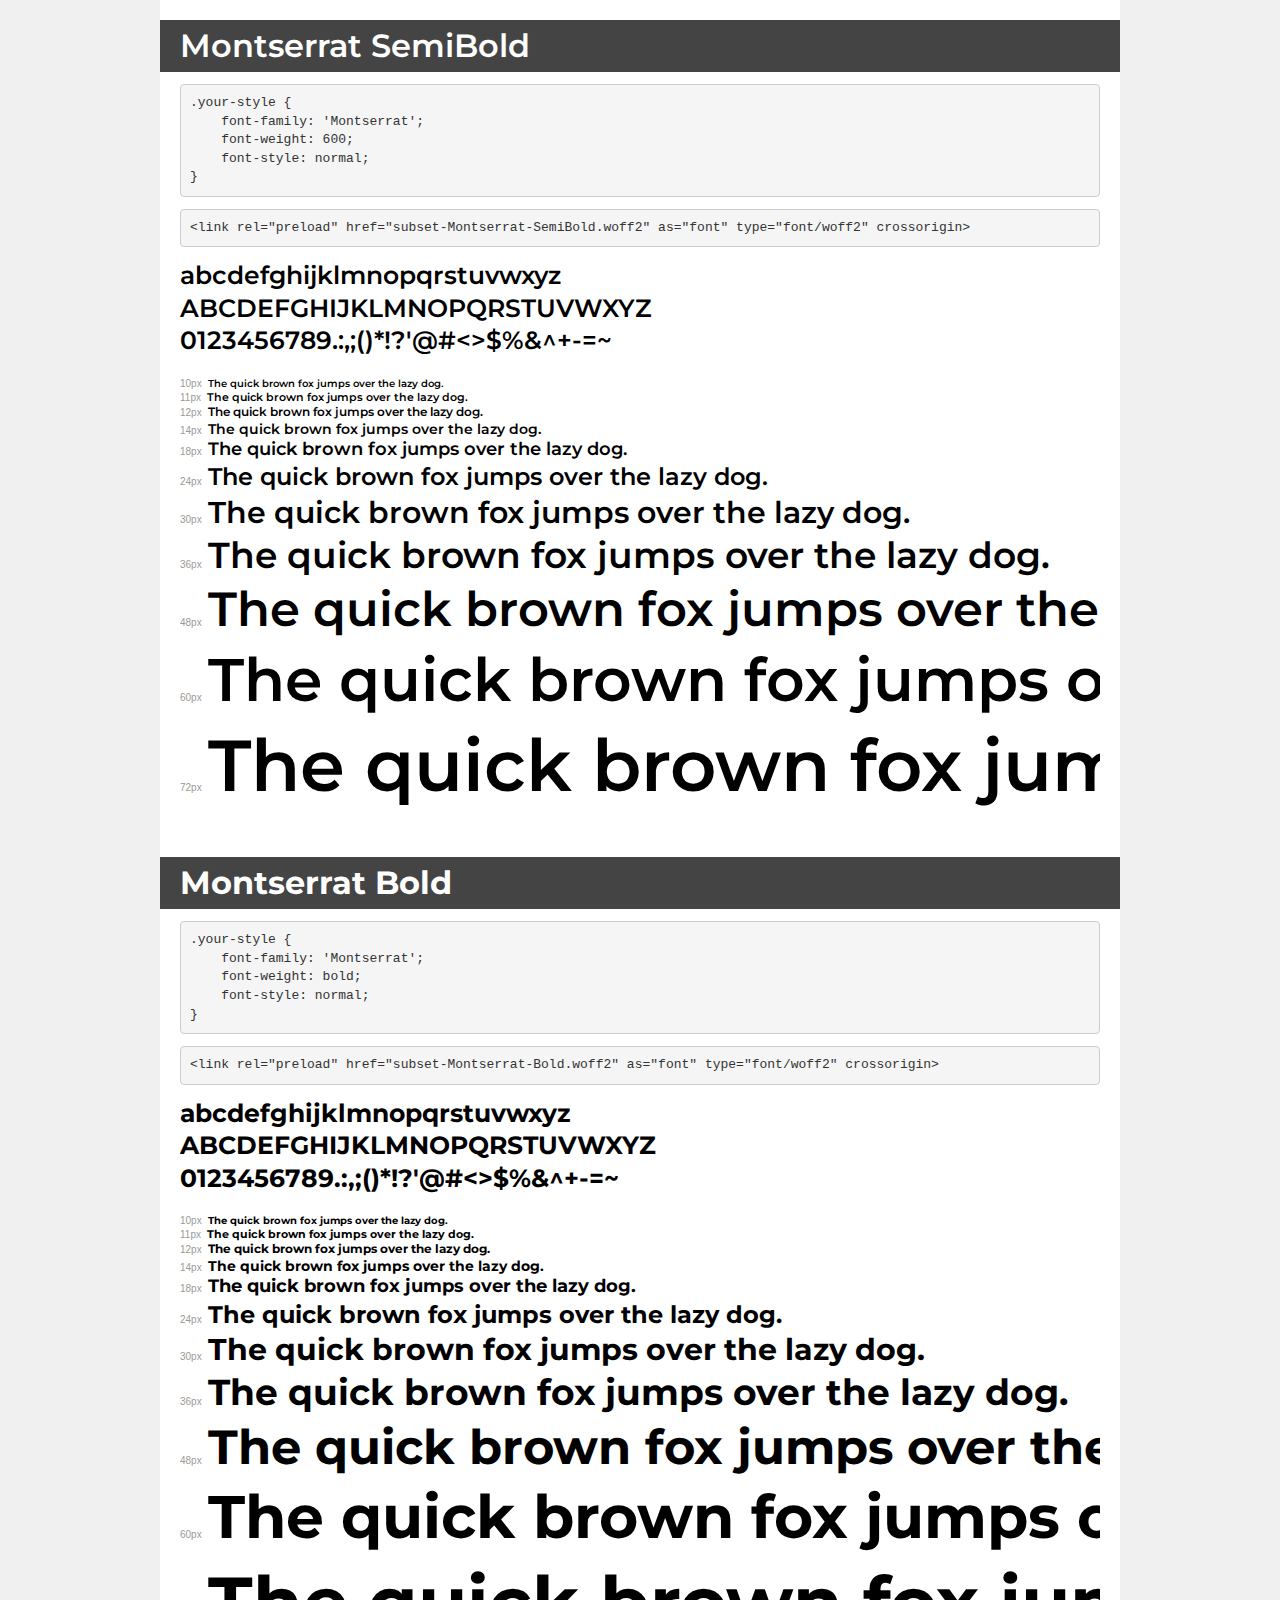
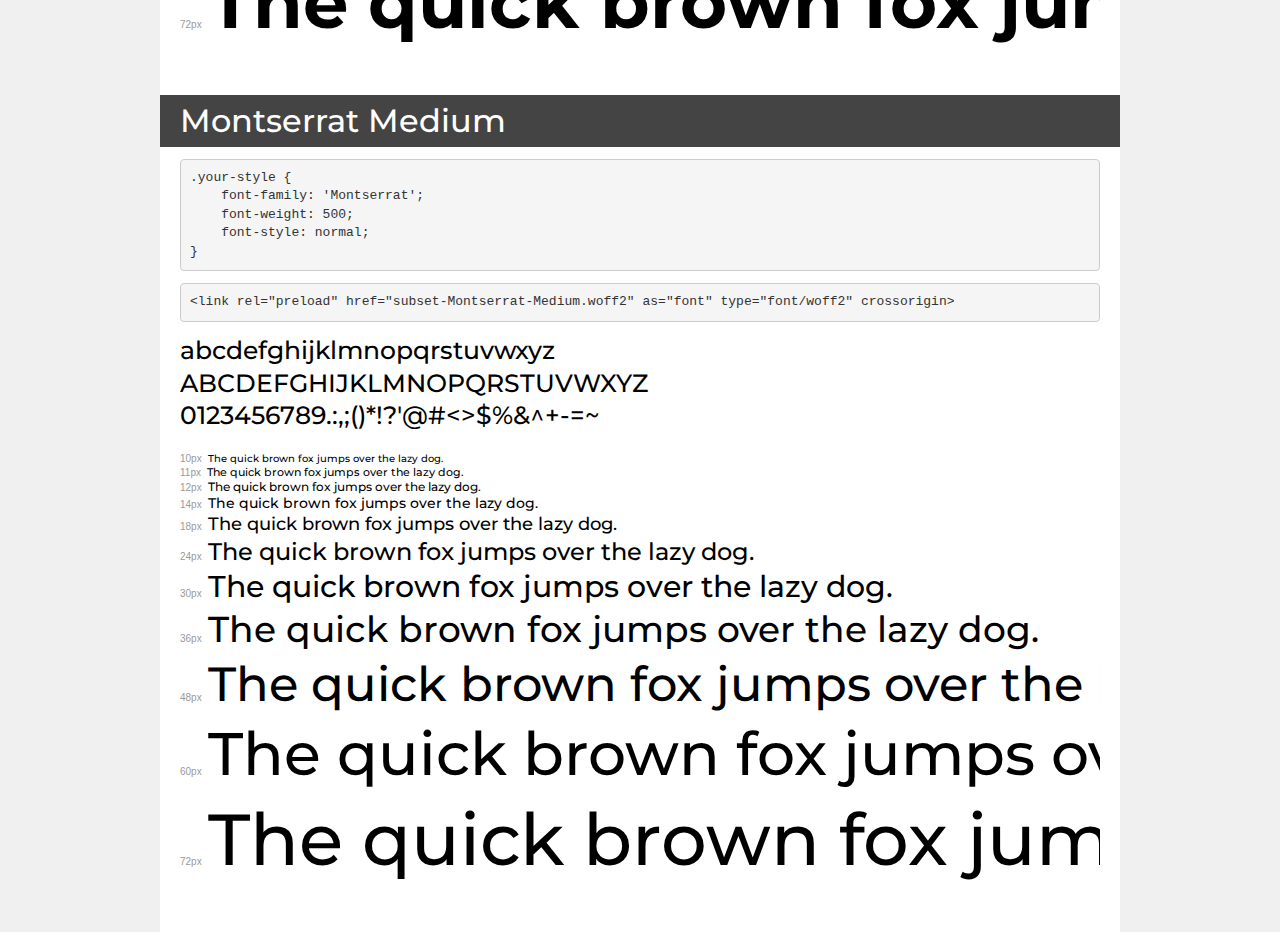
<file: assets/fonts/transfonter.org-20240728-104323/demo.html>
<!DOCTYPE html>
<html lang="en">
<head>
    <meta charset="utf-8">
    <meta http-equiv="X-UA-Compatible" content="IE=edge">
    <meta name="viewport" content="width=device-width, initial-scale=1">
    <meta name="robots" content="noindex, noarchive">
    <meta name="format-detection" content="telephone=no">
    <title>Transfonter demo</title>
    <link href="stylesheet.css" rel="stylesheet">
    <style>
        /*
        http://meyerweb.com/eric/tools/css/reset/
        v2.0 | 20110126
        License: none (public domain)
        */
        html, body, div, span, applet, object, iframe,
        h1, h2, h3, h4, h5, h6, p, blockquote, pre,
        a, abbr, acronym, address, big, cite, code,
        del, dfn, em, img, ins, kbd, q, s, samp,
        small, strike, strong, sub, sup, tt, var,
        b, u, i, center,
        dl, dt, dd, ol, ul, li,
        fieldset, form, label, legend,
        table, caption, tbody, tfoot, thead, tr, th, td,
        article, aside, canvas, details, embed,
        figure, figcaption, footer, header, hgroup,
        menu, nav, output, ruby, section, summary,
        time, mark, audio, video {
            margin: 0;
            padding: 0;
            border: 0;
            font-size: 100%;
            font: inherit;
            vertical-align: baseline;
        }
        /* HTML5 display-role reset for older browsers */
        article, aside, details, figcaption, figure,
        footer, header, hgroup, menu, nav, section {
            display: block;
        }
        body {
            line-height: 1;
        }
        ol, ul {
            list-style: none;
        }
        blockquote, q {
            quotes: none;
        }
        blockquote:before, blockquote:after,
        q:before, q:after {
            content: '';
            content: none;
        }
        table {
            border-collapse: collapse;
            border-spacing: 0;
        }
        /* demo styles */
        body {
            background: #f0f0f0;
            color: #000;
        }
        .page {
            background: #fff;
            width: 920px;
            margin: 0 auto;
            padding: 20px 20px 0 20px;
            overflow: hidden;
        }
        .font-container {
            overflow-x: auto;
            overflow-y: hidden;
            margin-bottom: 40px;
            line-height: 1.3;
            white-space: nowrap;
            padding-bottom: 5px;
        }
        h1 {
            position: relative;
            background: #444;
            font-size: 32px;
            color: #fff;
            padding: 10px 20px;
            margin: 0 -20px 12px -20px;
        }
        .letters {
            font-size: 25px;
            margin-bottom: 20px;
        }
        .s10:before {
            content: '10px';
        }
        .s11:before {
            content: '11px';
        }
        .s12:before {
            content: '12px';
        }
        .s14:before {
            content: '14px';
        }
        .s18:before {
            content: '18px';
        }
        .s24:before {
            content: '24px';
        }
        .s30:before {
            content: '30px';
        }
        .s36:before {
            content: '36px';
        }
        .s48:before {
            content: '48px';
        }
        .s60:before {
            content: '60px';
        }
        .s72:before {
            content: '72px';
        }
        .s10:before, .s11:before, .s12:before, .s14:before,
        .s18:before, .s24:before, .s30:before, .s36:before,
        .s48:before, .s60:before, .s72:before {
            font-family: Arial, sans-serif;
            font-size: 10px;
            font-weight: normal;
            font-style: normal;
            color: #999;
            padding-right: 6px;
        }
        pre {
            display: block;
            padding: 9px;
            margin: 0 0 12px;
            font-family: Monaco, Menlo, Consolas, "Courier New", monospace;
            font-size: 13px;
            line-height: 1.428571429;
            color: #333;
            font-weight: normal;
            font-style: normal;
            background-color: #f5f5f5;
            border: 1px solid #ccc;
            overflow-x: auto;
            border-radius: 4px;
        }
        /* responsive */
        @media (max-width: 959px) {
            .page {
                width: auto;
                margin: 0;
            }
        }
    </style>
</head>
<body>
<div class="page">
    <div class="demo">
        <h1 style="font-family: 'Montserrat'; font-weight: 600; font-style: normal;">Montserrat SemiBold</h1>
        <pre title="Usage">.your-style {
    font-family: 'Montserrat';
    font-weight: 600;
    font-style: normal;
}</pre>
        <pre title="Preload (optional)">
&lt;link rel=&quot;preload&quot; href=&quot;subset-Montserrat-SemiBold.woff2&quot; as=&quot;font&quot; type=&quot;font/woff2&quot; crossorigin&gt;</pre>
        <div class="font-container" style="font-family: 'Montserrat'; font-weight: 600; font-style: normal;">
            <p class="letters">
                abcdefghijklmnopqrstuvwxyz<br>
ABCDEFGHIJKLMNOPQRSTUVWXYZ<br>
                0123456789.:,;()*!?'@#&lt;&gt;$%&^+-=~
            </p>
            <p class="s10" style="font-size: 10px;">The quick brown fox jumps over the lazy dog.</p>
            <p class="s11" style="font-size: 11px;">The quick brown fox jumps over the lazy dog.</p>
            <p class="s12" style="font-size: 12px;">The quick brown fox jumps over the lazy dog.</p>
            <p class="s14" style="font-size: 14px;">The quick brown fox jumps over the lazy dog.</p>
            <p class="s18" style="font-size: 18px;">The quick brown fox jumps over the lazy dog.</p>
            <p class="s24" style="font-size: 24px;">The quick brown fox jumps over the lazy dog.</p>
            <p class="s30" style="font-size: 30px;">The quick brown fox jumps over the lazy dog.</p>
            <p class="s36" style="font-size: 36px;">The quick brown fox jumps over the lazy dog.</p>
            <p class="s48" style="font-size: 48px;">The quick brown fox jumps over the lazy dog.</p>
            <p class="s60" style="font-size: 60px;">The quick brown fox jumps over the lazy dog.</p>
            <p class="s72" style="font-size: 72px;">The quick brown fox jumps over the lazy dog.</p>
        </div>
    </div>

    <div class="demo">
        <h1 style="font-family: 'Montserrat'; font-weight: bold; font-style: normal;">Montserrat Bold</h1>
        <pre title="Usage">.your-style {
    font-family: 'Montserrat';
    font-weight: bold;
    font-style: normal;
}</pre>
        <pre title="Preload (optional)">
&lt;link rel=&quot;preload&quot; href=&quot;subset-Montserrat-Bold.woff2&quot; as=&quot;font&quot; type=&quot;font/woff2&quot; crossorigin&gt;</pre>
        <div class="font-container" style="font-family: 'Montserrat'; font-weight: bold; font-style: normal;">
            <p class="letters">
                abcdefghijklmnopqrstuvwxyz<br>
ABCDEFGHIJKLMNOPQRSTUVWXYZ<br>
                0123456789.:,;()*!?'@#&lt;&gt;$%&^+-=~
            </p>
            <p class="s10" style="font-size: 10px;">The quick brown fox jumps over the lazy dog.</p>
            <p class="s11" style="font-size: 11px;">The quick brown fox jumps over the lazy dog.</p>
            <p class="s12" style="font-size: 12px;">The quick brown fox jumps over the lazy dog.</p>
            <p class="s14" style="font-size: 14px;">The quick brown fox jumps over the lazy dog.</p>
            <p class="s18" style="font-size: 18px;">The quick brown fox jumps over the lazy dog.</p>
            <p class="s24" style="font-size: 24px;">The quick brown fox jumps over the lazy dog.</p>
            <p class="s30" style="font-size: 30px;">The quick brown fox jumps over the lazy dog.</p>
            <p class="s36" style="font-size: 36px;">The quick brown fox jumps over the lazy dog.</p>
            <p class="s48" style="font-size: 48px;">The quick brown fox jumps over the lazy dog.</p>
            <p class="s60" style="font-size: 60px;">The quick brown fox jumps over the lazy dog.</p>
            <p class="s72" style="font-size: 72px;">The quick brown fox jumps over the lazy dog.</p>
        </div>
    </div>

    <div class="demo">
        <h1 style="font-family: 'Montserrat'; font-weight: 500; font-style: normal;">Montserrat Medium</h1>
        <pre title="Usage">.your-style {
    font-family: 'Montserrat';
    font-weight: 500;
    font-style: normal;
}</pre>
        <pre title="Preload (optional)">
&lt;link rel=&quot;preload&quot; href=&quot;subset-Montserrat-Medium.woff2&quot; as=&quot;font&quot; type=&quot;font/woff2&quot; crossorigin&gt;</pre>
        <div class="font-container" style="font-family: 'Montserrat'; font-weight: 500; font-style: normal;">
            <p class="letters">
                abcdefghijklmnopqrstuvwxyz<br>
ABCDEFGHIJKLMNOPQRSTUVWXYZ<br>
                0123456789.:,;()*!?'@#&lt;&gt;$%&^+-=~
            </p>
            <p class="s10" style="font-size: 10px;">The quick brown fox jumps over the lazy dog.</p>
            <p class="s11" style="font-size: 11px;">The quick brown fox jumps over the lazy dog.</p>
            <p class="s12" style="font-size: 12px;">The quick brown fox jumps over the lazy dog.</p>
            <p class="s14" style="font-size: 14px;">The quick brown fox jumps over the lazy dog.</p>
            <p class="s18" style="font-size: 18px;">The quick brown fox jumps over the lazy dog.</p>
            <p class="s24" style="font-size: 24px;">The quick brown fox jumps over the lazy dog.</p>
            <p class="s30" style="font-size: 30px;">The quick brown fox jumps over the lazy dog.</p>
            <p class="s36" style="font-size: 36px;">The quick brown fox jumps over the lazy dog.</p>
            <p class="s48" style="font-size: 48px;">The quick brown fox jumps over the lazy dog.</p>
            <p class="s60" style="font-size: 60px;">The quick brown fox jumps over the lazy dog.</p>
            <p class="s72" style="font-size: 72px;">The quick brown fox jumps over the lazy dog.</p>
        </div>
    </div>

</div>
</body>
</html>
</file>
<file: assets/css/app.css>
.m0{margin:0}.mt0{margin-top:0px}.mt1{margin-top:1px}.mt2{margin-top:2px}.mt3{margin-top:3px}.mt4{margin-top:4px}.mt5{margin-top:5px}.mt6{margin-top:6px}.mt7{margin-top:7px}.mt8{margin-top:8px}.mt9{margin-top:9px}.mt10{margin-top:10px}.mt11{margin-top:11px}.mt12{margin-top:12px}.mt13{margin-top:13px}.mt14{margin-top:14px}.mt15{margin-top:15px}.mt16{margin-top:16px}.mt17{margin-top:17px}.mt18{margin-top:18px}.mt19{margin-top:19px}.mt20{margin-top:20px}.mt21{margin-top:21px}.mt22{margin-top:22px}.mt23{margin-top:23px}.mt24{margin-top:24px}.mt25{margin-top:25px}.mt26{margin-top:26px}.mt27{margin-top:27px}.mt28{margin-top:28px}.mt29{margin-top:29px}.mt30{margin-top:30px}.mt31{margin-top:31px}.mt32{margin-top:32px}.mt33{margin-top:33px}.mt34{margin-top:34px}.mt35{margin-top:35px}.mt36{margin-top:36px}.mt37{margin-top:37px}.mt38{margin-top:38px}.mt39{margin-top:39px}.mt40{margin-top:40px}.mt41{margin-top:41px}.mt42{margin-top:42px}.mt43{margin-top:43px}.mt44{margin-top:44px}.mt45{margin-top:45px}.mt46{margin-top:46px}.mt47{margin-top:47px}.mt48{margin-top:48px}.mt49{margin-top:49px}.mt50{margin-top:50px}.mt51{margin-top:51px}.mt52{margin-top:52px}.mt53{margin-top:53px}.mt54{margin-top:54px}.mt55{margin-top:55px}.mt56{margin-top:56px}.mt57{margin-top:57px}.mt58{margin-top:58px}.mt59{margin-top:59px}.mt60{margin-top:60px}.mt61{margin-top:61px}.mt62{margin-top:62px}.mt63{margin-top:63px}.mt64{margin-top:64px}.mt65{margin-top:65px}.mt66{margin-top:66px}.mt67{margin-top:67px}.mt68{margin-top:68px}.mt69{margin-top:69px}.mt70{margin-top:70px}.mt71{margin-top:71px}.mt72{margin-top:72px}.mt73{margin-top:73px}.mt74{margin-top:74px}.mt75{margin-top:75px}.mt76{margin-top:76px}.mt77{margin-top:77px}.mt78{margin-top:78px}.mt79{margin-top:79px}.mt80{margin-top:80px}.mt81{margin-top:81px}.mt82{margin-top:82px}.mt83{margin-top:83px}.mt84{margin-top:84px}.mt85{margin-top:85px}.mt86{margin-top:86px}.mt87{margin-top:87px}.mt88{margin-top:88px}.mt89{margin-top:89px}.mt90{margin-top:90px}.mt91{margin-top:91px}.mt92{margin-top:92px}.mt93{margin-top:93px}.mt94{margin-top:94px}.mt95{margin-top:95px}.mt96{margin-top:96px}.mt97{margin-top:97px}.mt98{margin-top:98px}.mt99{margin-top:99px}.mt100{margin-top:100px}.mb0{margin-bottom:0px}.mb1{margin-bottom:1px}.mb2{margin-bottom:2px}.mb3{margin-bottom:3px}.mb4{margin-bottom:4px}.mb5{margin-bottom:5px}.mb6{margin-bottom:6px}.mb7{margin-bottom:7px}.mb8{margin-bottom:8px}.mb9{margin-bottom:9px}.mb10{margin-bottom:10px}.mb11{margin-bottom:11px}.mb12{margin-bottom:12px}.mb13{margin-bottom:13px}.mb14{margin-bottom:14px}.mb15{margin-bottom:15px}.mb16{margin-bottom:16px}.mb17{margin-bottom:17px}.mb18{margin-bottom:18px}.mb19{margin-bottom:19px}.mb20{margin-bottom:20px}.mb21{margin-bottom:21px}.mb22{margin-bottom:22px}.mb23{margin-bottom:23px}.mb24{margin-bottom:24px}.mb25{margin-bottom:25px}.mb26{margin-bottom:26px}.mb27{margin-bottom:27px}.mb28{margin-bottom:28px}.mb29{margin-bottom:29px}.mb30{margin-bottom:30px}.mb31{margin-bottom:31px}.mb32{margin-bottom:32px}.mb33{margin-bottom:33px}.mb34{margin-bottom:34px}.mb35{margin-bottom:35px}.mb36{margin-bottom:36px}.mb37{margin-bottom:37px}.mb38{margin-bottom:38px}.mb39{margin-bottom:39px}.mb40{margin-bottom:40px}.mb41{margin-bottom:41px}.mb42{margin-bottom:42px}.mb43{margin-bottom:43px}.mb44{margin-bottom:44px}.mb45{margin-bottom:45px}.mb46{margin-bottom:46px}.mb47{margin-bottom:47px}.mb48{margin-bottom:48px}.mb49{margin-bottom:49px}.mb50{margin-bottom:50px}.mb51{margin-bottom:51px}.mb52{margin-bottom:52px}.mb53{margin-bottom:53px}.mb54{margin-bottom:54px}.mb55{margin-bottom:55px}.mb56{margin-bottom:56px}.mb57{margin-bottom:57px}.mb58{margin-bottom:58px}.mb59{margin-bottom:59px}.mb60{margin-bottom:60px}.mb61{margin-bottom:61px}.mb62{margin-bottom:62px}.mb63{margin-bottom:63px}.mb64{margin-bottom:64px}.mb65{margin-bottom:65px}.mb66{margin-bottom:66px}.mb67{margin-bottom:67px}.mb68{margin-bottom:68px}.mb69{margin-bottom:69px}.mb70{margin-bottom:70px}.mb71{margin-bottom:71px}.mb72{margin-bottom:72px}.mb73{margin-bottom:73px}.mb74{margin-bottom:74px}.mb75{margin-bottom:75px}.mb76{margin-bottom:76px}.mb77{margin-bottom:77px}.mb78{margin-bottom:78px}.mb79{margin-bottom:79px}.mb80{margin-bottom:80px}.mb81{margin-bottom:81px}.mb82{margin-bottom:82px}.mb83{margin-bottom:83px}.mb84{margin-bottom:84px}.mb85{margin-bottom:85px}.mb86{margin-bottom:86px}.mb87{margin-bottom:87px}.mb88{margin-bottom:88px}.mb89{margin-bottom:89px}.mb90{margin-bottom:90px}.mb91{margin-bottom:91px}.mb92{margin-bottom:92px}.mb93{margin-bottom:93px}.mb94{margin-bottom:94px}.mb95{margin-bottom:95px}.mb96{margin-bottom:96px}.mb97{margin-bottom:97px}.mb98{margin-bottom:98px}.mb99{margin-bottom:99px}.mb100{margin-bottom:100px}.ml0{margin-left:0px}.ml1{margin-left:1px}.ml2{margin-left:2px}.ml3{margin-left:3px}.ml4{margin-left:4px}.ml5{margin-left:5px}.ml6{margin-left:6px}.ml7{margin-left:7px}.ml8{margin-left:8px}.ml9{margin-left:9px}.ml10{margin-left:10px}.ml11{margin-left:11px}.ml12{margin-left:12px}.ml13{margin-left:13px}.ml14{margin-left:14px}.ml15{margin-left:15px}.ml16{margin-left:16px}.ml17{margin-left:17px}.ml18{margin-left:18px}.ml19{margin-left:19px}.ml20{margin-left:20px}.ml21{margin-left:21px}.ml22{margin-left:22px}.ml23{margin-left:23px}.ml24{margin-left:24px}.ml25{margin-left:25px}.ml26{margin-left:26px}.ml27{margin-left:27px}.ml28{margin-left:28px}.ml29{margin-left:29px}.ml30{margin-left:30px}.ml31{margin-left:31px}.ml32{margin-left:32px}.ml33{margin-left:33px}.ml34{margin-left:34px}.ml35{margin-left:35px}.ml36{margin-left:36px}.ml37{margin-left:37px}.ml38{margin-left:38px}.ml39{margin-left:39px}.ml40{margin-left:40px}.ml41{margin-left:41px}.ml42{margin-left:42px}.ml43{margin-left:43px}.ml44{margin-left:44px}.ml45{margin-left:45px}.ml46{margin-left:46px}.ml47{margin-left:47px}.ml48{margin-left:48px}.ml49{margin-left:49px}.ml50{margin-left:50px}.ml51{margin-left:51px}.ml52{margin-left:52px}.ml53{margin-left:53px}.ml54{margin-left:54px}.ml55{margin-left:55px}.ml56{margin-left:56px}.ml57{margin-left:57px}.ml58{margin-left:58px}.ml59{margin-left:59px}.ml60{margin-left:60px}.ml61{margin-left:61px}.ml62{margin-left:62px}.ml63{margin-left:63px}.ml64{margin-left:64px}.ml65{margin-left:65px}.ml66{margin-left:66px}.ml67{margin-left:67px}.ml68{margin-left:68px}.ml69{margin-left:69px}.ml70{margin-left:70px}.ml71{margin-left:71px}.ml72{margin-left:72px}.ml73{margin-left:73px}.ml74{margin-left:74px}.ml75{margin-left:75px}.ml76{margin-left:76px}.ml77{margin-left:77px}.ml78{margin-left:78px}.ml79{margin-left:79px}.ml80{margin-left:80px}.ml81{margin-left:81px}.ml82{margin-left:82px}.ml83{margin-left:83px}.ml84{margin-left:84px}.ml85{margin-left:85px}.ml86{margin-left:86px}.ml87{margin-left:87px}.ml88{margin-left:88px}.ml89{margin-left:89px}.ml90{margin-left:90px}.ml91{margin-left:91px}.ml92{margin-left:92px}.ml93{margin-left:93px}.ml94{margin-left:94px}.ml95{margin-left:95px}.ml96{margin-left:96px}.ml97{margin-left:97px}.ml98{margin-left:98px}.ml99{margin-left:99px}.ml100{margin-left:100px}.mr0{margin-right:0px}.mr1{margin-right:1px}.mr2{margin-right:2px}.mr3{margin-right:3px}.mr4{margin-right:4px}.mr5{margin-right:5px}.mr6{margin-right:6px}.mr7{margin-right:7px}.mr8{margin-right:8px}.mr9{margin-right:9px}.mr10{margin-right:10px}.mr11{margin-right:11px}.mr12{margin-right:12px}.mr13{margin-right:13px}.mr14{margin-right:14px}.mr15{margin-right:15px}.mr16{margin-right:16px}.mr17{margin-right:17px}.mr18{margin-right:18px}.mr19{margin-right:19px}.mr20{margin-right:20px}.mr21{margin-right:21px}.mr22{margin-right:22px}.mr23{margin-right:23px}.mr24{margin-right:24px}.mr25{margin-right:25px}.mr26{margin-right:26px}.mr27{margin-right:27px}.mr28{margin-right:28px}.mr29{margin-right:29px}.mr30{margin-right:30px}.mr31{margin-right:31px}.mr32{margin-right:32px}.mr33{margin-right:33px}.mr34{margin-right:34px}.mr35{margin-right:35px}.mr36{margin-right:36px}.mr37{margin-right:37px}.mr38{margin-right:38px}.mr39{margin-right:39px}.mr40{margin-right:40px}.mr41{margin-right:41px}.mr42{margin-right:42px}.mr43{margin-right:43px}.mr44{margin-right:44px}.mr45{margin-right:45px}.mr46{margin-right:46px}.mr47{margin-right:47px}.mr48{margin-right:48px}.mr49{margin-right:49px}.mr50{margin-right:50px}.mr51{margin-right:51px}.mr52{margin-right:52px}.mr53{margin-right:53px}.mr54{margin-right:54px}.mr55{margin-right:55px}.mr56{margin-right:56px}.mr57{margin-right:57px}.mr58{margin-right:58px}.mr59{margin-right:59px}.mr60{margin-right:60px}.mr61{margin-right:61px}.mr62{margin-right:62px}.mr63{margin-right:63px}.mr64{margin-right:64px}.mr65{margin-right:65px}.mr66{margin-right:66px}.mr67{margin-right:67px}.mr68{margin-right:68px}.mr69{margin-right:69px}.mr70{margin-right:70px}.mr71{margin-right:71px}.mr72{margin-right:72px}.mr73{margin-right:73px}.mr74{margin-right:74px}.mr75{margin-right:75px}.mr76{margin-right:76px}.mr77{margin-right:77px}.mr78{margin-right:78px}.mr79{margin-right:79px}.mr80{margin-right:80px}.mr81{margin-right:81px}.mr82{margin-right:82px}.mr83{margin-right:83px}.mr84{margin-right:84px}.mr85{margin-right:85px}.mr86{margin-right:86px}.mr87{margin-right:87px}.mr88{margin-right:88px}.mr89{margin-right:89px}.mr90{margin-right:90px}.mr91{margin-right:91px}.mr92{margin-right:92px}.mr93{margin-right:93px}.mr94{margin-right:94px}.mr95{margin-right:95px}.mr96{margin-right:96px}.mr97{margin-right:97px}.mr98{margin-right:98px}.mr99{margin-right:99px}.mr100{margin-right:100px}.pt0{padding-top:0px}.pt1{padding-top:1px}.pt2{padding-top:2px}.pt3{padding-top:3px}.pt4{padding-top:4px}.pt5{padding-top:5px}.pt6{padding-top:6px}.pt7{padding-top:7px}.pt8{padding-top:8px}.pt9{padding-top:9px}.pt10{padding-top:10px}.pt11{padding-top:11px}.pt12{padding-top:12px}.pt13{padding-top:13px}.pt14{padding-top:14px}.pt15{padding-top:15px}.pt16{padding-top:16px}.pt17{padding-top:17px}.pt18{padding-top:18px}.pt19{padding-top:19px}.pt20{padding-top:20px}.pt21{padding-top:21px}.pt22{padding-top:22px}.pt23{padding-top:23px}.pt24{padding-top:24px}.pt25{padding-top:25px}.pt26{padding-top:26px}.pt27{padding-top:27px}.pt28{padding-top:28px}.pt29{padding-top:29px}.pt30{padding-top:30px}.pt31{padding-top:31px}.pt32{padding-top:32px}.pt33{padding-top:33px}.pt34{padding-top:34px}.pt35{padding-top:35px}.pt36{padding-top:36px}.pt37{padding-top:37px}.pt38{padding-top:38px}.pt39{padding-top:39px}.pt40{padding-top:40px}.pt41{padding-top:41px}.pt42{padding-top:42px}.pt43{padding-top:43px}.pt44{padding-top:44px}.pt45{padding-top:45px}.pt46{padding-top:46px}.pt47{padding-top:47px}.pt48{padding-top:48px}.pt49{padding-top:49px}.pt50{padding-top:50px}.pt51{padding-top:51px}.pt52{padding-top:52px}.pt53{padding-top:53px}.pt54{padding-top:54px}.pt55{padding-top:55px}.pt56{padding-top:56px}.pt57{padding-top:57px}.pt58{padding-top:58px}.pt59{padding-top:59px}.pt60{padding-top:60px}.pt61{padding-top:61px}.pt62{padding-top:62px}.pt63{padding-top:63px}.pt64{padding-top:64px}.pt65{padding-top:65px}.pt66{padding-top:66px}.pt67{padding-top:67px}.pt68{padding-top:68px}.pt69{padding-top:69px}.pt70{padding-top:70px}.pt71{padding-top:71px}.pt72{padding-top:72px}.pt73{padding-top:73px}.pt74{padding-top:74px}.pt75{padding-top:75px}.pt76{padding-top:76px}.pt77{padding-top:77px}.pt78{padding-top:78px}.pt79{padding-top:79px}.pt80{padding-top:80px}.pt81{padding-top:81px}.pt82{padding-top:82px}.pt83{padding-top:83px}.pt84{padding-top:84px}.pt85{padding-top:85px}.pt86{padding-top:86px}.pt87{padding-top:87px}.pt88{padding-top:88px}.pt89{padding-top:89px}.pt90{padding-top:90px}.pt91{padding-top:91px}.pt92{padding-top:92px}.pt93{padding-top:93px}.pt94{padding-top:94px}.pt95{padding-top:95px}.pt96{padding-top:96px}.pt97{padding-top:97px}.pt98{padding-top:98px}.pt99{padding-top:99px}.pt100{padding-top:100px}.pb0{padding-bottom:0px}.pb1{padding-bottom:1px}.pb2{padding-bottom:2px}.pb3{padding-bottom:3px}.pb4{padding-bottom:4px}.pb5{padding-bottom:5px}.pb6{padding-bottom:6px}.pb7{padding-bottom:7px}.pb8{padding-bottom:8px}.pb9{padding-bottom:9px}.pb10{padding-bottom:10px}.pb11{padding-bottom:11px}.pb12{padding-bottom:12px}.pb13{padding-bottom:13px}.pb14{padding-bottom:14px}.pb15{padding-bottom:15px}.pb16{padding-bottom:16px}.pb17{padding-bottom:17px}.pb18{padding-bottom:18px}.pb19{padding-bottom:19px}.pb20{padding-bottom:20px}.pb21{padding-bottom:21px}.pb22{padding-bottom:22px}.pb23{padding-bottom:23px}.pb24{padding-bottom:24px}.pb25{padding-bottom:25px}.pb26{padding-bottom:26px}.pb27{padding-bottom:27px}.pb28{padding-bottom:28px}.pb29{padding-bottom:29px}.pb30{padding-bottom:30px}.pb31{padding-bottom:31px}.pb32{padding-bottom:32px}.pb33{padding-bottom:33px}.pb34{padding-bottom:34px}.pb35{padding-bottom:35px}.pb36{padding-bottom:36px}.pb37{padding-bottom:37px}.pb38{padding-bottom:38px}.pb39{padding-bottom:39px}.pb40{padding-bottom:40px}.pb41{padding-bottom:41px}.pb42{padding-bottom:42px}.pb43{padding-bottom:43px}.pb44{padding-bottom:44px}.pb45{padding-bottom:45px}.pb46{padding-bottom:46px}.pb47{padding-bottom:47px}.pb48{padding-bottom:48px}.pb49{padding-bottom:49px}.pb50{padding-bottom:50px}.pb51{padding-bottom:51px}.pb52{padding-bottom:52px}.pb53{padding-bottom:53px}.pb54{padding-bottom:54px}.pb55{padding-bottom:55px}.pb56{padding-bottom:56px}.pb57{padding-bottom:57px}.pb58{padding-bottom:58px}.pb59{padding-bottom:59px}.pb60{padding-bottom:60px}.pb61{padding-bottom:61px}.pb62{padding-bottom:62px}.pb63{padding-bottom:63px}.pb64{padding-bottom:64px}.pb65{padding-bottom:65px}.pb66{padding-bottom:66px}.pb67{padding-bottom:67px}.pb68{padding-bottom:68px}.pb69{padding-bottom:69px}.pb70{padding-bottom:70px}.pb71{padding-bottom:71px}.pb72{padding-bottom:72px}.pb73{padding-bottom:73px}.pb74{padding-bottom:74px}.pb75{padding-bottom:75px}.pb76{padding-bottom:76px}.pb77{padding-bottom:77px}.pb78{padding-bottom:78px}.pb79{padding-bottom:79px}.pb80{padding-bottom:80px}.pb81{padding-bottom:81px}.pb82{padding-bottom:82px}.pb83{padding-bottom:83px}.pb84{padding-bottom:84px}.pb85{padding-bottom:85px}.pb86{padding-bottom:86px}.pb87{padding-bottom:87px}.pb88{padding-bottom:88px}.pb89{padding-bottom:89px}.pb90{padding-bottom:90px}.pb91{padding-bottom:91px}.pb92{padding-bottom:92px}.pb93{padding-bottom:93px}.pb94{padding-bottom:94px}.pb95{padding-bottom:95px}.pb96{padding-bottom:96px}.pb97{padding-bottom:97px}.pb98{padding-bottom:98px}.pb99{padding-bottom:99px}.pb100{padding-bottom:100px}.pl0{padding-left:0px}.pl1{padding-left:1px}.pl2{padding-left:2px}.pl3{padding-left:3px}.pl4{padding-left:4px}.pl5{padding-left:5px}.pl6{padding-left:6px}.pl7{padding-left:7px}.pl8{padding-left:8px}.pl9{padding-left:9px}.pl10{padding-left:10px}.pl11{padding-left:11px}.pl12{padding-left:12px}.pl13{padding-left:13px}.pl14{padding-left:14px}.pl15{padding-left:15px}.pl16{padding-left:16px}.pl17{padding-left:17px}.pl18{padding-left:18px}.pl19{padding-left:19px}.pl20{padding-left:20px}.pl21{padding-left:21px}.pl22{padding-left:22px}.pl23{padding-left:23px}.pl24{padding-left:24px}.pl25{padding-left:25px}.pl26{padding-left:26px}.pl27{padding-left:27px}.pl28{padding-left:28px}.pl29{padding-left:29px}.pl30{padding-left:30px}.pl31{padding-left:31px}.pl32{padding-left:32px}.pl33{padding-left:33px}.pl34{padding-left:34px}.pl35{padding-left:35px}.pl36{padding-left:36px}.pl37{padding-left:37px}.pl38{padding-left:38px}.pl39{padding-left:39px}.pl40{padding-left:40px}.pl41{padding-left:41px}.pl42{padding-left:42px}.pl43{padding-left:43px}.pl44{padding-left:44px}.pl45{padding-left:45px}.pl46{padding-left:46px}.pl47{padding-left:47px}.pl48{padding-left:48px}.pl49{padding-left:49px}.pl50{padding-left:50px}.pl51{padding-left:51px}.pl52{padding-left:52px}.pl53{padding-left:53px}.pl54{padding-left:54px}.pl55{padding-left:55px}.pl56{padding-left:56px}.pl57{padding-left:57px}.pl58{padding-left:58px}.pl59{padding-left:59px}.pl60{padding-left:60px}.pl61{padding-left:61px}.pl62{padding-left:62px}.pl63{padding-left:63px}.pl64{padding-left:64px}.pl65{padding-left:65px}.pl66{padding-left:66px}.pl67{padding-left:67px}.pl68{padding-left:68px}.pl69{padding-left:69px}.pl70{padding-left:70px}.pl71{padding-left:71px}.pl72{padding-left:72px}.pl73{padding-left:73px}.pl74{padding-left:74px}.pl75{padding-left:75px}.pl76{padding-left:76px}.pl77{padding-left:77px}.pl78{padding-left:78px}.pl79{padding-left:79px}.pl80{padding-left:80px}.pl81{padding-left:81px}.pl82{padding-left:82px}.pl83{padding-left:83px}.pl84{padding-left:84px}.pl85{padding-left:85px}.pl86{padding-left:86px}.pl87{padding-left:87px}.pl88{padding-left:88px}.pl89{padding-left:89px}.pl90{padding-left:90px}.pl91{padding-left:91px}.pl92{padding-left:92px}.pl93{padding-left:93px}.pl94{padding-left:94px}.pl95{padding-left:95px}.pl96{padding-left:96px}.pl97{padding-left:97px}.pl98{padding-left:98px}.pl99{padding-left:99px}.pl100{padding-left:100px}.pr0{padding-right:0px}.pr1{padding-right:1px}.pr2{padding-right:2px}.pr3{padding-right:3px}.pr4{padding-right:4px}.pr5{padding-right:5px}.pr6{padding-right:6px}.pr7{padding-right:7px}.pr8{padding-right:8px}.pr9{padding-right:9px}.pr10{padding-right:10px}.pr11{padding-right:11px}.pr12{padding-right:12px}.pr13{padding-right:13px}.pr14{padding-right:14px}.pr15{padding-right:15px}.pr16{padding-right:16px}.pr17{padding-right:17px}.pr18{padding-right:18px}.pr19{padding-right:19px}.pr20{padding-right:20px}.pr21{padding-right:21px}.pr22{padding-right:22px}.pr23{padding-right:23px}.pr24{padding-right:24px}.pr25{padding-right:25px}.pr26{padding-right:26px}.pr27{padding-right:27px}.pr28{padding-right:28px}.pr29{padding-right:29px}.pr30{padding-right:30px}.pr31{padding-right:31px}.pr32{padding-right:32px}.pr33{padding-right:33px}.pr34{padding-right:34px}.pr35{padding-right:35px}.pr36{padding-right:36px}.pr37{padding-right:37px}.pr38{padding-right:38px}.pr39{padding-right:39px}.pr40{padding-right:40px}.pr41{padding-right:41px}.pr42{padding-right:42px}.pr43{padding-right:43px}.pr44{padding-right:44px}.pr45{padding-right:45px}.pr46{padding-right:46px}.pr47{padding-right:47px}.pr48{padding-right:48px}.pr49{padding-right:49px}.pr50{padding-right:50px}.pr51{padding-right:51px}.pr52{padding-right:52px}.pr53{padding-right:53px}.pr54{padding-right:54px}.pr55{padding-right:55px}.pr56{padding-right:56px}.pr57{padding-right:57px}.pr58{padding-right:58px}.pr59{padding-right:59px}.pr60{padding-right:60px}.pr61{padding-right:61px}.pr62{padding-right:62px}.pr63{padding-right:63px}.pr64{padding-right:64px}.pr65{padding-right:65px}.pr66{padding-right:66px}.pr67{padding-right:67px}.pr68{padding-right:68px}.pr69{padding-right:69px}.pr70{padding-right:70px}.pr71{padding-right:71px}.pr72{padding-right:72px}.pr73{padding-right:73px}.pr74{padding-right:74px}.pr75{padding-right:75px}.pr76{padding-right:76px}.pr77{padding-right:77px}.pr78{padding-right:78px}.pr79{padding-right:79px}.pr80{padding-right:80px}.pr81{padding-right:81px}.pr82{padding-right:82px}.pr83{padding-right:83px}.pr84{padding-right:84px}.pr85{padding-right:85px}.pr86{padding-right:86px}.pr87{padding-right:87px}.pr88{padding-right:88px}.pr89{padding-right:89px}.pr90{padding-right:90px}.pr91{padding-right:91px}.pr92{padding-right:92px}.pr93{padding-right:93px}.pr94{padding-right:94px}.pr95{padding-right:95px}.pr96{padding-right:96px}.pr97{padding-right:97px}.pr98{padding-right:98px}.pr99{padding-right:99px}.pr100{padding-right:100px}.w1{width:1px}.w2{width:2px}.w3{width:3px}.w4{width:4px}.w5{width:5px}.w6{width:6px}.w7{width:7px}.w8{width:8px}.w9{width:9px}.w10{width:10px}.w11{width:11px}.w12{width:12px}.w13{width:13px}.w14{width:14px}.w15{width:15px}.w16{width:16px}.w17{width:17px}.w18{width:18px}.w19{width:19px}.w20{width:20px}.w21{width:21px}.w22{width:22px}.w23{width:23px}.w24{width:24px}.w25{width:25px}.w26{width:26px}.w27{width:27px}.w28{width:28px}.w29{width:29px}.w30{width:30px}.w31{width:31px}.w32{width:32px}.w33{width:33px}.w34{width:34px}.w35{width:35px}.w36{width:36px}.w37{width:37px}.w38{width:38px}.w39{width:39px}.w40{width:40px}.w41{width:41px}.w42{width:42px}.w43{width:43px}.w44{width:44px}.w45{width:45px}.w46{width:46px}.w47{width:47px}.w48{width:48px}.w49{width:49px}.w50{width:50px}.w51{width:51px}.w52{width:52px}.w53{width:53px}.w54{width:54px}.w55{width:55px}.w56{width:56px}.w57{width:57px}.w58{width:58px}.w59{width:59px}.w60{width:60px}.w61{width:61px}.w62{width:62px}.w63{width:63px}.w64{width:64px}.w65{width:65px}.w66{width:66px}.w67{width:67px}.w68{width:68px}.w69{width:69px}.w70{width:70px}.w71{width:71px}.w72{width:72px}.w73{width:73px}.w74{width:74px}.w75{width:75px}.w76{width:76px}.w77{width:77px}.w78{width:78px}.w79{width:79px}.w80{width:80px}.w81{width:81px}.w82{width:82px}.w83{width:83px}.w84{width:84px}.w85{width:85px}.w86{width:86px}.w87{width:87px}.w88{width:88px}.w89{width:89px}.w90{width:90px}.w91{width:91px}.w92{width:92px}.w93{width:93px}.w94{width:94px}.w95{width:95px}.w96{width:96px}.w97{width:97px}.w98{width:98px}.w99{width:99px}.w100{width:100px}html,body,div,span,applet,object,iframe,h1,h2,h3,h4,h5,h6,p,blockquote,pre,a,abbr,acronym,address,big,cite,code,del,dfn,em,img,ins,kbd,q,s,samp,small,strike,strong,sub,sup,tt,var,b,u,i,center,dl,dt,dd,ol,ul,li,fieldset,form,label,legend,table,caption,tbody,tfoot,thead,tr,th,td,article,aside,canvas,details,embed,figure,figcaption,footer,header,hgroup,main,menu,nav,output,ruby,section,summary,time,mark,audio,video{margin:0;padding:0;border:0;font-size:100%;font:inherit;vertical-align:baseline}article,aside,details,figcaption,figure,footer,header,hgroup,main,menu,nav,section{display:block}*[hidden]{display:none}html,body{height:100%;line-height:1}ol,ul,li{list-style:none}blockquote,q{quotes:none}blockquote:before,blockquote:after,q:before,q:after{content:"";content:none}table{border-collapse:collapse;border-spacing:0}a{color:currentColor;text-decoration:none}button{cursor:pointer;font-family:inherit}address{font-style:normal}/*! modern-normalize v2.0.0 | MIT License | https://github.com/sindresorhus/modern-normalize */*,::after,::before{box-sizing:border-box}html{font-family:system-ui,"Segoe UI",Roboto,Helvetica,Arial,sans-serif,"Apple Color Emoji","Segoe UI Emoji";line-height:1.15;-webkit-text-size-adjust:100%;-moz-tab-size:4;-o-tab-size:4;tab-size:4}body{margin:0}hr{height:0;color:inherit}abbr[title]{-webkit-text-decoration:underline dotted;text-decoration:underline dotted}b,strong{font-weight:bolder}code,kbd,pre,samp{font-family:ui-monospace,SFMono-Regular,Consolas,"Liberation Mono",Menlo,monospace;font-size:1em}small{font-size:80%}sub,sup{font-size:75%;line-height:0;position:relative;vertical-align:baseline}sub{bottom:-0.25em}sup{top:-0.5em}table{text-indent:0;border-color:inherit}button,input,optgroup,select,textarea{font-family:inherit;font-size:100%;line-height:1.15;margin:0}button,select{text-transform:none}[type=button],[type=reset],[type=submit],button{-webkit-appearance:button}::-moz-focus-inner{border-style:none;padding:0}:-moz-focusring{outline:1px dotted ButtonText}:-moz-ui-invalid{box-shadow:none}legend{padding:0}progress{vertical-align:baseline}::-webkit-inner-spin-button,::-webkit-outer-spin-button{height:auto}[type=search]{-webkit-appearance:textfield;outline-offset:-2px}::-webkit-search-decoration{-webkit-appearance:none}::-webkit-file-upload-button{-webkit-appearance:button;font:inherit}summary{display:list-item}@font-face{font-family:"Roboto";src:url("../fonts/Roboto-Regular.eot");src:url("../fonts/Roboto-Regular.eot?#iefix") format("embedded-opentype"),url("../fonts/Roboto-Regular.woff2") format("woff2"),url("../fonts/Roboto-Regular.woff") format("woff"),url("../fonts/Roboto-Regular.ttf") format("truetype"),url("../fonts/Roboto-Regular.svg#Roboto-Regular") format("svg");font-weight:400;font-style:normal;font-display:swap}@font-face{font-family:"Montserrat";src:url("../fonts/Montserrat-SemiBold.eot");src:url("../fonts/Montserrat-SemiBold.eot?#iefix") format("embedded-opentype"),url("../fonts/Montserrat-SemiBold.woff2") format("woff2"),url("../fonts/Montserrat-SemiBold.woff") format("woff"),url("../fonts/Montserrat-SemiBold.ttf") format("truetype"),url("../fonts/Montserrat-SemiBold.svg#Montserrat-SemiBold") format("svg");font-weight:600;font-style:normal;font-display:swap}@font-face{font-family:"Montserrat";src:url("../fonts/Montserrat-Bold.eot");src:url("../fonts/Montserrat-Bold.eot?#iefix") format("embedded-opentype"),url("../fonts/Montserrat-Bold.woff2") format("woff2"),url("../fonts/Montserrat-Bold.woff") format("woff"),url("../fonts/Montserrat-Bold.ttf") format("truetype"),url("../fonts/Montserrat-Bold.svg#Montserrat-Bold") format("svg");font-weight:bold;font-style:normal;font-display:swap}@font-face{font-family:"Montserrat";src:url("../fonts/Montserrat-Medium.eot");src:url("../fonts/Montserrat-Medium.eot?#iefix") format("embedded-opentype"),url("../fonts/Montserrat-Medium.woff2") format("woff2"),url("../fonts/Montserrat-Medium.woff") format("woff"),url("../fonts/Montserrat-Medium.ttf") format("truetype"),url("../fonts/Montserrat-Medium.svg#Montserrat-Medium") format("svg");font-weight:500;font-style:normal;font-display:swap}:root{--text-primary: #303036;--text-secondary: #63636b;--background-color: #ffffff;--background-secondary-color: #f0f4f8;--accent-color: #186adc;--header-box-shadow: 0px 0px 14px 0px rgba(77, 82, 94, 0.15);--el-gradient-start: #1859b4;--el-gradient-end: #0467f1;--el-box-shadow: 2px 4px 20px 1px rgba(45, 45, 45, 0.13);--border-color: #d4d4e1}body{font-family:"Roboto",sans-serif;font-size:14px;color:var(--text-primary);min-width:360px}body.modal-open{overflow:hidden}.wrapper{min-height:100%;overflow:hidden;display:flex;flex-direction:column}.main{flex:1 1 auto}._ibg{position:relative}._ibg img{position:absolute;width:100%;height:100%;top:0;left:0;-o-object-fit:cover;object-fit:cover}.container{margin:0 auto;min-width:320px;padding-left:15px;padding-right:15px}h1,h2,h3,h4,h5,h6{font-family:"Montserrat",sans-serif;font-weight:700}h1{font-size:40px}h2{font-size:32px}h3{font-size:28px}h4{font-size:24px}h5{font-size:20px}h6{font-size:18px}.stars{background:url("data:image/svg+xml,%3Csvg width='17' height='17' viewBox='0 0 14 14' fill='none' xmlns='http://www.w3.org/2000/svg'%3E%3Cpath d='M6.82946 10.7051L2.71521 13.0081L3.63396 8.38343L0.171875 5.18209L4.85429 4.62676L6.82946 0.345093L8.80462 4.62676L13.487 5.18209L10.025 8.38343L10.9437 13.0081L6.82946 10.7051Z' fill='%23E8E8E8'/%3E%3C/svg%3E%0A") repeat-x top left;height:17px;width:85px}.stars__active{background:url("data:image/svg+xml,%3Csvg width='17' height='17' viewBox='0 0 14 14' fill='none' xmlns='http://www.w3.org/2000/svg'%3E%3Cpath d='M6.91442 11.2453L2.80017 13.5483L3.71892 8.92359L0.256836 5.72225L4.93925 5.16692L6.91442 0.885254L8.88958 5.16692L13.572 5.72225L10.1099 8.92359L11.0287 13.5483L6.91442 11.2453Z' fill='%23FFB800'/%3E%3C/svg%3E%0A") repeat-x top left;height:17px}@media screen and (min-width: 320px){.container{max-width:100%}}@media screen and (min-width: 768px){.container{max-width:768px}}@media screen and (min-width: 990px){.container{max-width:990px}}@media screen and (min-width: 1280px){.container{max-width:1280px}}@media screen and (min-width: 1440px){.container{max-width:1440px}}.no-scroll{overflow:hidden}.ibg{position:relative}.ibg img{position:absolute;width:100%;height:100%;top:0;left:0;-o-object-fit:cover;object-fit:cover}.visually-hidden{display:none;position:absolute;width:1px;height:1px;margin:-1px;border:0;padding:0;white-space:nowrap;-webkit-clip-path:inset(100%);clip-path:inset(100%);clip:rect(0 0 0 0);overflow:hidden}.mh42{min-height:42px}@media screen and (min-width: 768px){.section-title{text-align:center;font-family:"Montserrat",sans-serif;color:#212121;font-weight:500}.section-title__top{font-size:22px}.section-title__text{font-size:32px}}a{outline:none}button{cursor:pointer}p,blockquote{margin:0px;line-height:150%}.backdrop{display:none;position:fixed;top:0;bottom:0;left:0;right:0;background-color:rgba(0,0,0,.5);z-index:1010;transition:.5s}.video{position:relative;padding-bottom:56.25%;padding-top:30px;height:0;overflow:hidden;z-index:10}.video-title{margin-bottom:.77419355em;margin-top:2em;font-size:1.5em}.video iframe{position:absolute;top:0;left:0;width:100%;height:100%}.d-none{display:none}.d-flex{display:flex}.videoPoster{position:absolute;top:0px;left:0px;width:100%;height:100%;background-size:cover;background-repeat:no-repeat;border:none;text-indent:-999em;overflow:hidden;opacity:1;transition:opacity 800ms,height 0s;transition-delay:0s,0s;border-radius:5px;display:block;z-index:999;background-image:url("../img/space.jpg")}.videoPoster:hover{cursor:pointer}.videoPoster:before{content:"";position:absolute;top:50%;left:50%;width:95px;height:95px;transform:translate(-50%, -50%);border:5px solid #fff;background:rgba(255,255,255,.24);border-radius:100%;transition:border-color 300ms;-webkit-backdrop-filter:blur(4px);backdrop-filter:blur(4px)}.videoPoster:after{content:"";position:absolute;top:50%;left:50%;width:0;height:0;transform:translate(-38%, -50%);border-left:24px solid #fff;border-top:14px solid rgba(0,0,0,0);border-bottom:14px solid rgba(0,0,0,0);transition:border-color 300ms}.videoPoster:hover:before,.videoPoster:focus:before{border-color:red}.videoPoster:hover:after,.videoPoster:focus:after{border-left-color:red}.videoWrapperActive .videoPoster{opacity:0;height:0;transition-delay:0s,800ms}.text-center{text-align:center}.text-left{text-align:left}.content-center{display:flex;align-items:center;justify-content:center}.h2{font-size:28px;font-family:"Montserrat",sans-serif;margin-bottom:20px}.h3{font-size:24px;font-family:"Montserrat",sans-serif;margin-bottom:16px;line-height:1.4}.block-center{display:flex;align-items:center;justify-content:center}.flex-center{display:flex;align-items:center;justify-content:center}.flex-between{display:flex;align-items:center;justify-content:space-between}.flex-wrap{display:flex;flex-wrap:wrap}.search-result-section{margin-bottom:40px}.btn{display:flex;align-items:center;border:none;border-radius:6px;padding:12px 44px 12px 20px;position:relative;background:var(--el-gradient-start) linear-gradient(to right, var(--el-gradient-start) 0%, var(--el-gradient-end) 100%);color:var(--background-color);transition:.5s}.btn .icon{fill:var(--background-color);transition:all 250ms ease-in-out;position:absolute;right:16px;top:50%;transform:translateY(-50%)}.btn.jc-reverse{flex-direction:row-reverse}.btn:hover{background:var(--el-gradient-start)}.btn:hover .icon{right:22px}.btn.btn-icon{border:1px solid #dbdbdb;background:#fff}.btn.btn-icon .icon{transform:unset;top:unset;right:unset;position:static;fill:#616161}.btn.btn-no-icon{justify-content:center;padding:12px 20px}.btn.btn-neon{background:#25b6d2;border:1px solid #25b6d2}.btn.btn-neon:hover,.btn.btn-neon:focus{color:#25b6d2;background-color:#fff}.btn.btn-neon:hover .icon,.btn.btn-neon:focus .icon{fill:#25b6d2}.btn.btn-neon-inverse{color:#25b6d2;background-color:#fff;border:1px solid #25b6d2}.btn.btn-neon-inverse:hover,.btn.btn-neon-inverse:focus{background:#25b6d2;border:1px solid #25b6d2;color:#fff}.btn.btn-neon-inverse:hover .icon,.btn.btn-neon-inverse:focus .icon{fill:#fff}.btn.btn-neon-inverse .icon{fill:#25b6d2}.btn.btn-navi{background:navy;border:1px solid navy}.btn.btn-navi:hover,.btn.btn-navi:focus{color:navy;background-color:#fff}.btn.btn-navi:hover .icon,.btn.btn-navi:focus .icon{fill:navy}.btn.btn-navi-inverse{color:navy;background-color:#fff;border:1px solid navy}.btn.btn-navi-inverse:hover,.btn.btn-navi-inverse:focus{background:navy;border:1px solid navy;color:#fff}.btn.btn-navi-inverse:hover .icon,.btn.btn-navi-inverse:focus .icon{fill:#fff}.btn.btn-navi-inverse .icon{fill:navy}.btn.btn-neon-hover:hover,.btn.btn-neon-hover:focus{color:#fff;background-color:#25b6d2;border:1px solid #25b6d2}.btn.btn-neon-hover:hover .icon,.btn.btn-neon-hover:focus .icon{fill:#fff}.btn.btn-primary{background:var(--text-primary);border:1px solid var(--text-primary);color:#fff}.btn.btn-primary .icon{fill:#1c1e21}.btn.btn-primary:hover{border:1px solid #616161;background-color:#616161;color:#fff}.btn.btn-primary:hover .icon{fill:#fff}.btn.btn-gray{background:#eceef2;border:1px solid #eceef2;color:#1c1e21}.btn.btn-gray .icon{fill:#1c1e21}.btn.btn-gray:hover{border:1px solid #616161;background-color:#616161;color:#fff}.btn.btn-gray:hover .icon{fill:#fff}.btn.btn-red{background:#dd2b1c;border:1px solid #dd2b1c;color:#fff}.btn.btn-red .icon{fill:#fff}.btn.btn-red:hover{border:1px solid #00a046;background-color:#00a046;color:#fff}.btn.btn-red:hover .icon{fill:#fff}.btn.btn-green{background:#00a046;border:1px solid #00a046;color:#fff}.btn.btn-green .icon{fill:#fff}.btn.btn-green:hover{border:1px solid #018a3c;background-color:#018a3c;color:#fff}.btn.btn-green:hover .icon{fill:#fff}.btn.btn-darkgray{background:#616161;border:1px solid #616161;color:#fff}.btn.btn-darkgray .icon{fill:#fff}.btn.btn-darkgray:hover,.btn.btn-darkgray:focus{border:1px solid #25b6d2;background-color:#25b6d2;color:#fff}.btn.btn-darkgray:hover .icon,.btn.btn-darkgray:focus .icon{fill:#fff}.btn.btn-transparent{background:rgba(0,0,0,0);border:1px solid var(--text-primary);color:var(--text-primary)}.btn.btn-transparent .icon{fill:var(--text-primary)}.btn.btn-transparent:hover{border:1px solid var(--text-primary);background-color:var(--text-primary);color:#fff}.btn.btn-transparent:hover .icon{fill:#fff}.show-all,.arrow-rigth,.arrow-left{width:40px;height:40px;display:block;background-color:#25b6d2;display:flex;align-items:center;transition:.5s;justify-content:center;border:none}.show-all:hover,.arrow-rigth:hover,.arrow-left:hover{background-color:#dd2b1c}.show-all:hover .icon,.arrow-rigth:hover .icon,.arrow-left:hover .icon{transform:rotate(0deg)}.show-all .icon,.arrow-rigth .icon,.arrow-left .icon{transform:rotate(-45deg);transition:.5s;fill:#fff}.arrow-left .icon{transform:rotate(-135deg);transition:.5s;fill:#fff}.arrow-left:hover{background-color:#dd2b1c}.arrow-left:hover .icon{transform:rotate(-180deg)}textarea.input{height:150px;padding:15px}.has-error .input,.has-error .text,.has-error .phone{border:2px solid #dd2b1c}.has-success .input,.has-success .text,.has-success .phone{border:2px solid #00a046}.form-group{margin-bottom:15px}.form-group.w70{width:70%}.form-group label{cursor:pointer}.form-group .field{margin:8px 0}.form-group .checkbox{margin-right:10px}.form-group p.help-block{color:#eceef2;margin-bottom:5px}.form-line1{display:flex;justify-content:space-between;margin:0 -15px;flex-wrap:wrap}.form-line1 .form-group{flex:1;padding:0 15px}.form-line1.mw360{max-width:360px}.lh15{line-height:1.5}@media(max-width: 600px){.form-line1{flex-direction:column}}.form-line{display:flex;align-items:center;margin-bottom:15px}.form-line.jc-sb{justify-content:space-between}.form-label{margin-bottom:.5em;display:block;font-size:15px}.form-label.required:after{content:"*";color:#dd2b1c}.flex{display:flex}.ai-center{align-items:center}.flexbox{display:flex;margin:0 -15px}.flexbox__column{width:50%;padding:0 15px}.flexbox #passwd_out{padding:5px;background-color:rgba(195,195,195,.1019607843)}.flexbox #passwd_out ul li{display:flex;align-items:center;justify-content:space-between;padding:8px 10px;cursor:pointer;border-radius:5px}.flexbox #passwd_out ul li:hover{background:#e6e6e6}.flexbox #passwd_out ul li:hover .icon{opacity:1}.flexbox #passwd_out ul li .icon{opacity:0;width:18px;height:18px;fill:#1c1e21;transition:all .3s ease 0s}@media(max-width: 550px){.form-group.w70{width:100%}.flexbox{display:flex;margin:0 -15px}.flexbox__column{width:100%;padding:15px}}table{border:1px solid #eee;table-layout:fixed;width:100%;margin-bottom:20px}table th{font-weight:bold;padding:10px;background:#efefef;border:1px solid #ddd;vertical-align:middle}table td{padding:10px;border:1px solid #eee;text-align:center;vertical-align:middle}table tbody tr:nth-child(odd){background:#f7f7f7}table tbody tr:nth-child(even){background:#fff}table.html-sitemap{margin-top:30px}table.html-sitemap td{text-align:left}.scroll-x{width:100%;overflow-x:scroll}input:focus,textarea:focus,button:focus{outline:none}input.disabled{background:#f0f0f0;cursor:not-allowed}input,textarea{height:50px;width:100%;border-radius:6px;background-color:#fff;border:1px solid var(--border-color);color:var(--text-primary);padding:10px 20px;line-height:1.7}input.lastname,textarea.lastname{width:0;height:0;position:absolute;left:-10000px}textarea{height:120px;resize:none}.select{height:50px;border:1px solid #e9e9e9;border-radius:3px;color:#616161;width:100%;padding:10px 20px;transition:.2s border;font-size:16px;outline:none;background:rgba(0,0,0,0)}.select:focus{outline:none}.select.disabled{background:#f0f0f0;cursor:not-allowed}.red{color:#dd2b1c}img{max-width:100%;height:auto;outline:none;display:block}.content-body ol{list-style:decimal;counter-reset:li;transition:all .3s ease 0s}.content-body ol li{position:relative;color:#212121;font-weight:400;padding-left:25px;margin-top:.7em;margin-bottom:.7em}.content-body ol li:before{counter-increment:li;content:counters(li, ".") ". ";opacity:.5;color:#212121;font-weight:normal;position:absolute;left:0}.content-body ol li>ol>li{padding-left:40px}.content-body ol li>ol>li>ol>li{padding-left:55px}.content-body ol li>ol{margin:0;padding-bottom:0}.content-body ol li a{color:#212121;transition:all .2s ease 0s;display:block}.content-body ol li a:hover{color:#00a046}.up{bottom:15px;right:15px;position:fixed;display:flex;align-items:center;visibility:hidden;justify-content:center;width:46px;height:46px;background-color:var(--accent-color);color:#fff;z-index:9;cursor:pointer;transition-duration:.3s;border-radius:50%;border:1px solid var(--accent-color);opacity:.5}.up.active{visibility:visible}.up.active:hover{opacity:1}.up:hover{background:var(--accent-color);border:1px solid var(--accent-color)}.up:hover .icon{fill:#fff}.up .icon{transform:rotate(180deg);fill:#fff}.video{position:relative;width:100%;height:0;padding-bottom:56.25%;background-color:#000}.video__link{position:absolute;top:0;left:0;width:100%;height:100%}.video__media{position:absolute;top:0;left:0;width:100%;height:100%;border:none}.video__button{position:absolute;top:50%;left:50%;z-index:1;padding:0;width:68px;height:48px;border:none;background-color:rgba(0,0,0,0);transform:translate(-50%, -50%);cursor:pointer}.video__button-shape{fill:#212121;fill-opacity:.8}.video__button-icon{fill:#fff}.video__button:focus{outline:none}.video:hover .video__button-shape,.video__button:focus .video__button-shape{fill:red;fill-opacity:1}.video--enabled{cursor:pointer}.video--enabled .video__button{display:block}.swiper{width:100%;height:100%}.swiper .swiper-pagination-progressbar .swiper-pagination-progressbar-fill{background:#25b6d2}.swiper .swiper-slide{width:auto}.swiper .swiper-button-disabled{opacity:.5}.swiper .swiper-pagination{bottom:16px}.swiper .swiper-pagination-bullet,.swiper .swiper-pagination-horizontal.swiper-pagination-bullets .swiper-pagination-bullet{width:16px;height:16px;border-radius:50%;background-color:#fff;opacity:1}.swiper .swiper-pagination-bullet.swiper-pagination-bullet-active,.swiper .swiper-pagination-horizontal.swiper-pagination-bullets .swiper-pagination-bullet.swiper-pagination-bullet-active{background:var(--accent-color)}.swiper .swiper-pagination.swiper-pagination-clickable.swiper-pagination-bullets.swiper-pagination-horizontal .swiper-pagination-bullet{margin:0 10px}.swiper .swiper-button-prev-slide,.swiper .swiper-button-next-slide{position:absolute;z-index:10;top:50%;transform:translateY(-50%);width:40px;height:40px;cursor:pointer;background:var(--background-color);border:1px solid var(--border-color);border-radius:6px;display:flex;align-items:center;justify-content:center;transition:background-color 250ms ease-in-out,border-color 250ms ease-in-out}.swiper .swiper-button-prev-slide .icon,.swiper .swiper-button-next-slide .icon{fill:var(--accent-color);transition:fill 250ms ease-in-out}.swiper .swiper-button-prev-slide:hover,.swiper .swiper-button-prev-slide:focus,.swiper .swiper-button-next-slide:hover,.swiper .swiper-button-next-slide:focus{background-color:var(--background-secondary-color);border-color:var(--background-secondary-color)}.swiper .swiper-button-prev-slide.transparent,.swiper .swiper-button-next-slide.transparent{background-color:rgba(0,0,0,0);border-color:rgba(0,0,0,0)}.swiper .swiper-button-prev-slide.transparent:hover,.swiper .swiper-button-prev-slide.transparent:focus,.swiper .swiper-button-next-slide.transparent:hover,.swiper .swiper-button-next-slide.transparent:focus{background-color:#25b6d2;border-color:#25b6d2}.swiper .swiper-button-prev-slide{left:10px}.swiper .swiper-button-prev-slide .icon{transform:rotate(90deg)}.swiper .swiper-button-next-slide{right:10px}.swiper .swiper-button-next-slide .icon{transform:rotate(-90deg)}.swiper .customer-reviews__pagination.swiper-pagination-clickable.swiper-pagination-bullets.swiper-pagination-horizontal,.swiper .aside-top-sale__pagination.swiper-pagination-clickable.swiper-pagination-bullets.swiper-pagination-horizontal,.swiper .top-products__pagination.swiper-pagination-clickable.swiper-pagination-bullets.swiper-pagination-horizontal,.swiper .new-products__pagination.swiper-pagination-clickable.swiper-pagination-bullets.swiper-pagination-horizontal,.swiper .sale-products__pagination.swiper-pagination-clickable.swiper-pagination-bullets.swiper-pagination-horizontal,.swiper .viewed-products__pagination.swiper-pagination-clickable.swiper-pagination-bullets.swiper-pagination-horizontal{display:flex;align-items:center;justify-content:center;padding-top:20px}.swiper .customer-reviews__pagination.swiper-pagination-clickable.swiper-pagination-bullets.swiper-pagination-horizontal .swiper-pagination-bullet,.swiper .aside-top-sale__pagination.swiper-pagination-clickable.swiper-pagination-bullets.swiper-pagination-horizontal .swiper-pagination-bullet,.swiper .top-products__pagination.swiper-pagination-clickable.swiper-pagination-bullets.swiper-pagination-horizontal .swiper-pagination-bullet,.swiper .new-products__pagination.swiper-pagination-clickable.swiper-pagination-bullets.swiper-pagination-horizontal .swiper-pagination-bullet,.swiper .sale-products__pagination.swiper-pagination-clickable.swiper-pagination-bullets.swiper-pagination-horizontal .swiper-pagination-bullet,.swiper .viewed-products__pagination.swiper-pagination-clickable.swiper-pagination-bullets.swiper-pagination-horizontal .swiper-pagination-bullet{width:12px;height:12px;border-radius:50%;border:1px solid #111;background:rgba(0,0,0,0)}.swiper .customer-reviews__pagination.swiper-pagination-clickable.swiper-pagination-bullets.swiper-pagination-horizontal .swiper-pagination-bullet.swiper-pagination-bullet-active,.swiper .aside-top-sale__pagination.swiper-pagination-clickable.swiper-pagination-bullets.swiper-pagination-horizontal .swiper-pagination-bullet.swiper-pagination-bullet-active,.swiper .top-products__pagination.swiper-pagination-clickable.swiper-pagination-bullets.swiper-pagination-horizontal .swiper-pagination-bullet.swiper-pagination-bullet-active,.swiper .new-products__pagination.swiper-pagination-clickable.swiper-pagination-bullets.swiper-pagination-horizontal .swiper-pagination-bullet.swiper-pagination-bullet-active,.swiper .sale-products__pagination.swiper-pagination-clickable.swiper-pagination-bullets.swiper-pagination-horizontal .swiper-pagination-bullet.swiper-pagination-bullet-active,.swiper .viewed-products__pagination.swiper-pagination-clickable.swiper-pagination-bullets.swiper-pagination-horizontal .swiper-pagination-bullet.swiper-pagination-bullet-active{background:#dd2b1c;border:1px solid #dd2b1c}.productpage .product .product-gallery .product-slider__pagination{display:flex;align-items:center;justify-content:center;padding-top:20px}.productpage .product .product-gallery .product-slider__pagination .swiper-pagination-bullet{width:12px;height:12px;border-radius:50%;border:1px solid #111;background:rgba(0,0,0,0);opacity:1}.productpage .product .product-gallery .product-slider__pagination .swiper-pagination-bullet.swiper-pagination-bullet-active{background:#dd2b1c;border:1px solid #dd2b1c}.swiper-button-disabled{opacity:.5}@media screen and (max-width: 991px){.swiper .swiper-button-prev-slide,.swiper .swiper-button-next-slide{display:none}}[data-tooltip]{position:relative}[data-tooltip]::before,[data-tooltip]::after{text-transform:none;font-size:.9em;line-height:1;-webkit-user-select:none;-moz-user-select:none;user-select:none;pointer-events:none;position:absolute;display:none;opacity:0}[data-tooltip]::before{content:"";border:5px solid rgba(0,0,0,0);z-index:1001}[data-tooltip]::after{content:attr(data-tooltip);font-family:Helvetica,sans-serif;text-align:center;min-width:3em;max-width:21em;white-space:nowrap;overflow:hidden;text-overflow:ellipsis;padding:1ch 1.5ch;border-radius:.6ch;background:#333;color:#fff;z-index:1000}[data-tooltip]:hover::before,[data-tooltip]:hover::after{display:block}[data-tooltip=""]::before,[data-tooltip=""]::after{display:none !important}[data-tooltip]:not([data-flow])::before,[data-tooltip][data-flow^=up]::before{bottom:100%;border-bottom-width:0;border-top-color:#333}[data-tooltip]:not([data-flow])::after,[data-tooltip][data-flow^=up]::after{bottom:calc(100% + 5px)}[data-tooltip]:not([data-flow])::before,[data-tooltip]:not([data-flow])::after,[data-tooltip][data-flow^=up]::before,[data-tooltip][data-flow^=up]::after{left:50%;transform:translate(-50%, -0.5em)}[data-tooltip][data-flow^=down]::before{top:105%;border-top-width:0;border-bottom-color:#333}[data-tooltip][data-flow^=down]::after{top:calc(100% + 5px)}[data-tooltip][data-flow^=down]::before,[data-tooltip][data-flow^=down]::after{left:50%;transform:translate(-50%, 0.5em)}[data-tooltip][data-flow^=left]::before{top:50%;border-right-width:0;border-left-color:#333;left:calc(0em - 5px);transform:translate(-0.5em, -50%)}[data-tooltip][data-flow^=left]::after{top:50%;right:calc(100% + 5px);transform:translate(-0.5em, -50%)}[data-tooltip][data-flow^=right]::before{top:50%;border-left-width:0;border-right-color:#333;right:calc(0em - 5px);transform:translate(0.5em, -50%)}[data-tooltip][data-flow^=right]::after{top:50%;left:calc(100% + 5px);transform:translate(0.5em, -50%)}@keyframes tooltips-vert{to{opacity:.9;transform:translate(-50%, 0)}}@keyframes tooltips-horz{to{opacity:.9;transform:translate(0, -50%)}}[data-tooltip]:not([data-flow]):hover::before,[data-tooltip]:not([data-flow]):hover::after,[data-tooltip][data-flow^=up]:hover::before,[data-tooltip][data-flow^=up]:hover::after,[data-tooltip][data-flow^=down]:hover::before,[data-tooltip][data-flow^=down]:hover::after{animation:tooltips-vert 300ms ease-out forwards}[data-tooltip][data-flow^=left]:hover::before,[data-tooltip][data-flow^=left]:hover::after,[data-tooltip][data-flow^=right]:hover::before,[data-tooltip][data-flow^=right]:hover::after{animation:tooltips-horz 300ms ease-out forwards}@media(max-width: 768px){[data-tooltip]::after{font-size:12px}}.modal{display:none}.modal__title{font-size:22px;line-height:45px;color:#212121;font-weight:700;font-family:"Montserrat",sans-serif;margin:0 0 20px;padding-bottom:16px;border-bottom:3px solid #e6e5e5;position:relative;min-width:260px}.modal__title:before{position:absolute;content:"";top:61px;left:0;width:50px;height:3px;background:#dd2b1c}.modal__field{margin-bottom:20px}.modal__label{margin-bottom:8px;display:block}.modal__label.required:after{content:"*";color:#dd2b1c}.modal__input-wrap{position:relative}.modal__input-icon{position:absolute;top:50%;left:16px;transform:translateY(-50%);fill:#0d0e14;transition:fill 250ms cubic-bezier(0.4, 0, 0.2, 1)}.modal__input.has-icon{padding-left:40px}.modal__submit-btn{height:60px;width:100%;border-radius:3px;background-color:#dd2b1c;border:none;font-size:17px;line-height:28px;color:#fff;font-weight:500;position:relative;z-index:1;overflow:hidden;transition:.4s;display:flex;align-items:center;justify-content:center}.modal__submit-btn:hover{background-color:navy}.modal__submit-btn .icon{fill:#fff;margin-right:12px}.modal__text{padding:5px 0}.modal__link{color:#25b6d2;text-decoration:underline}.modal__link:hover{text-decoration:none}.page__experience{padding:72px 0}.page__services{padding:72px 0}.page__faq{padding:72px 0}.page__advantages{padding:72px 0}.page__reviews{padding:72px 0}.page__blog{padding:72px 0}.page__textblock{padding:72px 0}.page .section:last-child{padding-bottom:72px}.page .section-title{font-size:32px;line-height:1.3;font-weight:700;font-family:"Montserrat",sans-serif;padding-bottom:52px;text-align:center}.page .section-title.text-left{text-align:left}.page .section-subtitle{font-size:16px;color:var(--accent-color);text-transform:uppercase;padding-bottom:5px;text-align:center}.page .section-subtitle.text-left{text-align:left}@media screen and (min-width: 768px){.page .section-title{font-size:40px}}.no-scroll .header{z-index:1011}.header{position:relative;background-color:var(--background-color);width:100%}.header__top{background-color:var(--text-primary)}.header__top-container{display:flex;align-items:center;justify-content:space-between}.header__top .address__list{display:flex;align-items:center;gap:6px}.header__top .address__link{display:flex;align-items:center;color:var(--background-color);padding:10px;transition:.5s}.header__top .address__link:not(.nh):hover{color:var(--accent-color)}.header__top .address__icon{fill:var(--background-color);margin-right:8px}.header__top .languages{display:flex;align-items:center}.header__top .languages__item{padding:0 10px}.header__top .languages__item:last-child{position:relative;padding-left:11px}.header__top .languages__item:last-child:before{position:absolute;left:0;top:2px;display:inline-block;height:14px;border-left:1px solid #e5ecf3;content:""}.header__top .languages__link{color:#fff;display:flex;align-items:center;gap:10px}.header__top .languages a.languages__link{text-decoration:none}.header__top .languages a.languages__link:hover{text-decoration:underline}.header__top .languages span.languages__link{opacity:.7}.header__top .socials{display:flex;align-items:center;gap:6px}.header__top .socials__link{display:block;padding:10px;transition:.5s}.header__top .socials__link:hover{background-color:var(--background-color)}.header__top .socials__link:hover .socials__icon{fill:var(--text-primary)}.header__top .socials__icon{fill:var(--background-color);transition:.5s}.header__nav{box-shadow:var(--header-box-shadow);padding:12px 0;background-color:var(--background-color);width:100%;z-index:1011}.header__nav.fixed{position:fixed;top:0}.header__nav-container{display:flex;align-items:center;justify-content:space-between}.header__nav .burger{display:none;width:36px;align-items:center;background:none;border:none;transition:.5s}.header__nav .burger.active{display:flex}.header__nav .burger-close{display:none;width:36px;align-items:center;justify-content:center;background:none;border:none;transition:.5s}.header__nav .burger-close.active{display:flex}.header__nav .nav__logo{align-self:stretch;display:flex;align-items:center}.header__nav .menu{transform:translateX(-150%);transition:.6s;position:fixed;flex-direction:column;left:-320px;top:64px;background-color:var(--background-color);width:320px;height:100%;overflow-y:scroll}.header__nav .menu.active{transform:none;padding-bottom:64px;display:flex;left:0}.header__nav .menu__link{display:block;padding:18px 20px;border-bottom:1px solid #eceef2;transition:.5s}.header__nav .menu__link:hover{color:var(--accent-color)}.header__nav .menu__link.active{position:relative}.header__nav .menu__link.active:after{content:"";width:3px;height:100%;position:absolute;left:0;top:0;background-color:var(--accent-color)}.header__nav .menu__item.mob-contacts{display:block;padding:30px 20px 60px}.header__nav .menu__item.mob-contacts .address{margin-bottom:30px}.header__nav .menu__item.mob-contacts .address__list{display:flex;flex-direction:column;gap:16px}.header__nav .menu__item.mob-contacts .address__link{display:flex;align-items:center;gap:8px}.header__nav .menu__item.mob-contacts .address__link:not(.nh):hover{color:var(--accent-color)}.header__nav .menu__item.mob-contacts .socials{display:flex;align-items:center;gap:16px;justify-content:center}.header__nav .menu__item.mob-contacts .socials__link{display:flex;align-items:center;padding:10px;border:1px solid var(--text-primary);border-radius:6px;justify-content:center;width:36px;height:36px;transition:.5s}.header__nav .menu__item.mob-contacts .socials__link:hover{background-color:var(--text-primary)}.header__nav .menu__item.mob-contacts .socials__link:hover .socials__icon{fill:var(--background-color)}.header__nav .menu__item.mob-contacts .socials__link .socials__icon{transition:.5s}.header__nav .menu__item.mob-languages{display:block;display:flex;align-items:center;justify-content:center;padding:20px 0}.header__nav .menu__item.mob-languages .languages{display:flex;gap:10px;width:100%;padding:0 15px}.header__nav .menu__item.mob-languages .languages__item{border:1px solid var(--border-color);border-radius:6px;display:flex;align-items:center;width:50%;height:40px}.header__nav .menu__item.mob-languages .languages__item.active,.header__nav .menu__item.mob-languages .languages__item:hover{background-color:var(--background-secondary-color)}.header__nav .menu__item.mob-languages .languages__link{display:flex;align-items:center;justify-content:center;gap:10px;width:100%;height:100%}.header__nav .nav__callback{padding:12px}.header__nav .callback__icon{display:none}@media screen and (min-width: 400px){.header__nav .nav__callback{padding:12px 44px 12px 20px}.header__nav .callback__icon{display:block}}@media screen and (max-width: 991px){.header__top{display:none}}@media screen and (min-width: 992px){.header__nav{padding:0}.header__nav-container{justify-content:unset}.header__nav .burger.active{display:none}.header__nav .burger-close.active{display:none}.header__nav .menu{display:flex;flex-direction:row;transform:none;position:static;align-items:center;gap:8px;flex-grow:1;font-size:16px;justify-content:flex-end;margin-right:30px;align-self:stretch;opacity:1;overflow:unset;height:unset;width:unset}.header__nav .menu__item{display:flex;align-items:center}.header__nav .menu__item.mob-contacts{display:none}.header__nav .menu__item.mob-languages{display:none}.header__nav .menu__link{color:var(--text-primary);transition:.5s;display:block;padding:28px 16px;position:relative;border-bottom:none}.header__nav .menu__link:hover{color:var(--background-color);background:var(--accent-color)}.header__nav .menu__link.active:after{content:"";display:block;width:100%;height:3px;background:var(--accent-color);position:absolute;top:unset;bottom:0;left:0;transition:.5s;opacity:1}.header__nav .menu__link.active:hover{color:var(--text-primary);background:var(--background-color)}.header__nav .menu.active{padding-bottom:0}}.intro__container{padding-left:0;padding-right:0;display:flex;gap:30px;flex-direction:column}.intro__wrap{width:100%}.intro .slideshow__item{position:relative}.intro .slideshow__img{height:500px;position:relative}.intro .slideshow__img:after{content:"";background-color:rgba(0,0,0,.7);position:absolute;top:0;left:0;width:100%;height:100%}.intro .slideshow__text{position:absolute;top:50%;left:0px;transform:translateY(-50%);box-shadow:var(--el-box-shadow);max-width:500px;border-radius:10px;z-index:2;padding:0 40px;background-color:unset;color:var(--background-color)}.intro .slideshow__title{font-size:32px;font-family:"Montserrat",sans-serif;margin-bottom:20px;line-height:1.3}.intro .slideshow__desc{margin-bottom:20px}.intro .slideshow__link{display:inline-block;color:#fff;border-color:#fff}.intro .slideshow__icon.icon{fill:#fff}.intro__action{padding:0px 15px;display:flex;flex-direction:column;max-width:480px;margin:0 auto}.intro__title{font-size:22px;margin-bottom:20px}.intro__form{display:flex;flex-direction:column;flex-grow:1;justify-content:space-between;gap:20px}.intro__form .input{width:100%}.intro__form textarea{flex-grow:1;min-height:150px;height:unset}.intro__text{color:var(--text-secondary)}.intro__btn{display:flex;align-items:center;height:50px;text-transform:uppercase}.intro__link{color:var(--accent-color);text-decoration:underline;transition:all .2s;cursor:pointer}.intro__link:hover{text-decoration:none}.intro__icon{fill:#fff;margin-left:10px}@media screen and (min-width: 768px){.intro{padding-top:30px}.intro .slideshow__img{border-radius:10px;overflow:hidden}}@media screen and (min-width: 992px){.intro__container{padding-left:15px;padding-right:15px;flex-direction:row}.intro__wrap{width:calc(75% - 30px)}.intro__action{padding:5px 0px 0 0px}.intro__form textarea{min-height:unset}.intro .slideshow__img:after{background-color:rgba(0,0,0,.1)}.intro .slideshow__text{left:100px;padding:48px 70px;background-color:var(--background-color);color:var(--text-primary)}.intro .slideshow__link{color:var(--text-primary);border-color:var(--text-primary)}.intro .slideshow__icon.icon{fill:var(--text-primary)}}.experience__list{display:flex;align-items:center;justify-content:center;gap:30px;flex-wrap:wrap}.experience__item{width:100%;max-width:480px;margin-left:30px;height:110px;position:relative;font-family:"Montserrat",sans-serif;font-weight:700;color:var(--background-color)}.experience__counter{position:absolute;left:-30px;top:50%;transform:translateY(-50%);display:flex;align-items:center;gap:10px;justify-content:center;height:72px;width:120px;background:linear-gradient(to right, var(--el-gradient-start) 0%, var(--el-gradient-end) 100%);border-radius:10px;font-size:32px}.experience__icon{fill:var(--background-color)}.experience__title{display:flex;align-items:center;border-radius:10px;background-color:var(--background-secondary-color);height:100%;padding:20px 20px 20px 110px;line-height:1.4;font-size:18px;color:var(--text-primary)}@media screen and (min-width: 768px){.experience__list{gap:30px 60px}.experience__item{margin-left:0;width:calc((100% - 90px)/2)}.experience__item:nth-child(odd){margin-left:30px}}@media screen and (min-width: 1280px){.experience__item{width:calc((100% - 210px)/4);max-width:unset}.experience__item:nth-child(odd){margin-left:0}.experience__item:first-child{margin-left:30px}}.services{background:var(--background-secondary-color)}.services__list{display:flex;justify-content:center;flex-wrap:wrap;gap:30px}.services__item{width:100%;max-width:480px;flex-grow:1}.services__link{background-color:var(--background-color);border-radius:10px;color:var(--text-primary);display:block;height:100%;padding:48px 24px 88px;transition:box-shadow .2s,border .2s,background-color .2s,color .2s;border:1px solid var(--border-color);position:relative;overflow:hidden}.services__link:before{display:block;width:96px;height:96px;background:linear-gradient(to right, var(--el-gradient-start) 0%, var(--el-gradient-end) 100%);position:absolute;top:0;left:0;border-radius:50%;transform:translate(-35%, -35%)}.services__link:hover{box-shadow:var(--el-box-shadow);border:1px solid var(--background-color)}.services__name{font-size:24px;line-height:1.3;font-weight:700;font-family:"Montserrat",sans-serif;text-align:center;margin-bottom:16px}.services__desc{margin-bottom:16px}.services__btn{position:absolute;left:24px;bottom:48px}@media screen and (min-width: 768px){.services__item{max-width:unset;width:calc((100% - 30px)/2)}}@media screen and (min-width: 992px){.services__list{justify-content:flex-start}.services__item{width:calc((100% - 60px)/3)}}.faq__list{display:flex;flex-direction:column;gap:16px;margin-bottom:30px}.faq__item{display:block;border-radius:10px;background-color:var(--background-secondary-color);overflow:hidden;font-size:16px}.faq__item.active .faq__question:before{transform:rotate(0)}.faq__question{position:relative;cursor:pointer;padding:1.25rem 3.125rem 1.25rem 1.25rem;color:var(--text-primary);line-height:1.2;font-family:"Roboto",sans-serif;font-weight:normal;font-size:16px}.faq__question:before,.faq__question:after{content:"";position:absolute;right:1.25rem;top:50%;width:.875rem;height:2px;background-color:var(--accent-color);margin-top:-1px;transition:all .3s}.faq__question:before{transform:rotate(90deg)}.faq__answer{display:none;padding:1.25rem;border-top:1px solid var(--border-color)}.faq__answer p:not(:last-child){margin-bottom:20px}.advantages{background:var(--background-secondary-color)}.advantages__list{display:flex;gap:45px 30px;flex-wrap:wrap;counter-reset:num;justify-content:center}.advantages__item{display:flex;gap:5px;width:100%;max-width:480px;position:relative}.advantages__item:before{content:"0" counter(num);counter-increment:num;font-size:17px;font-family:"Montserrat",sans-serif;color:var(--accent-color);font-weight:700;position:absolute;top:8px;left:0}.advantages__data{padding-left:60px;margin-left:28px;position:relative}.advantages__data:before{content:"";display:block;height:1px;width:52px;background-color:var(--text-primary);position:absolute;left:0;top:16px}.advantages__name{font-family:"Montserrat",sans-serif;font-weight:700;font-size:24px;margin-bottom:20px;line-height:1.3}.advantages__desc{font-size:16px;line-height:1.625;color:var(--text-secondary)}@media screen and (min-width: 768px){.advantages__item{max-width:unset;width:calc((100% - 30px)/2)}}@media screen and (min-width: 992px){.advantages__item{width:calc((100% - 60px)/3)}}.reviews__list{display:flex;flex-wrap:wrap;justify-content:center;gap:30px;margin-bottom:46px}.reviews__item{width:100%;max-width:480px;position:relative;padding:32px 20px;background-color:var(--background-color);border:1px solid var(--border-color);border-radius:10px;transition:box-shadow .2s,border .2s;height:100%;flex-grow:1}.reviews__item:hover{box-shadow:var(--el-box-shadow);border:1px solid var(--background-color)}.reviews__stars{position:absolute;top:36px;right:20px}.reviews__name{font-size:18px;line-height:1.625;margin-bottom:10px}.reviews__position{font-size:16px;line-height:1.625;color:var(--text-secondary);margin-bottom:4px}.reviews__text{font-size:15px;line-height:1.625;color:var(--text-secondary)}@media screen and (min-width: 768px){.reviews__list{align-items:stretch}.reviews__item{max-width:unset;width:calc((100% - 30px)/2);height:unset}}@media screen and (min-width: 992px){.reviews__list{align-items:flex-start}.reviews__item{width:calc((100% - 60px)/3)}}.blog{background:var(--background-secondary-color)}.blog__list{display:flex;align-items:stretch;justify-content:center;flex-wrap:wrap;gap:30px;margin-bottom:46px}.blog__item{width:100%;max-width:480px;background-color:var(--background-color);border-radius:10px;border:1px solid var(--border-color);overflow:hidden;color:var(--text-primary);height:100%;transition:box-shadow .2s,border .2s}.blog__item:hover{box-shadow:var(--el-box-shadow);border:1px solid var(--background-color)}.blog__img{min-width:100%}.blog__date{background-color:var(--accent-color);color:var(--background-color);font-size:.8125rem;border-radius:6px;display:inline-block;position:absolute;top:0;left:50%;transform:translate(-50%, -50%);padding:10px}.blog__data{position:relative;padding:35px 20px 20px 20px}.blog__name{font-size:18px;font-weight:700;font-family:"Montserrat",sans-serif;margin-bottom:10px;line-height:1.3}.blog__desc{line-height:1.5}@media screen and (min-width: 768px){.blog__list{justify-content:unset}.blog__item{max-width:unset;width:calc((100% - 30px)/2)}}@media screen and (min-width: 992px){.blog__item{width:calc((100% - 60px)/3)}}.text__wrap{max-height:400px;overflow:hidden;position:relative;margin-bottom:20px}.text__wrap:after{content:"";position:absolute;bottom:0;left:0;width:100%;height:60px;background:linear-gradient(to bottom, rgba(255, 255, 255, 0) 0%, #fff 100%)}.text__open-btn.active .icon{transform:translateY(-50%) rotate(180deg)}.text-content{font-size:16px}.text-content h1{margin-bottom:32px}.text-content h2,.text-content h3,.text-content h4,.text-content h5,.text-content h6{margin-top:40px;margin-bottom:32px;line-height:1.3}.text-content p{margin-bottom:32px}.text-content a{color:var(--accent-color);text-decoration:underline;transition:all .2s}.text-content a:hover{text-decoration:none}.text-content blockquote{padding:0 0 0 1.25em;font-style:italic;color:var(--text-secondary);border-left:3px solid var(--accent-color)}.text-content blockquote p{margin-bottom:0}.text-content blockquote footer{color:var(--accent-color);font-style:normal;padding-top:.8em}.text-content ul{padding-left:24px;margin-bottom:30px}.text-content ul li{line-height:1.625;padding:0 0 10px 5px;list-style-image:url("data:image/svg+xml,%3C%3Fxml version='1.0' encoding='iso-8859-1'%3F%3E%3Csvg version='1.1' id='Capa_1' xmlns='http://www.w3.org/2000/svg' xmlns:xlink='http://www.w3.org/1999/xlink' x='0px' y='0px' viewBox='0 0 32.296 32.296' style='enable-background:new 0 0 32.296 32.296;' height='10pt' width='10pt' xml:space='preserve'%3E%3Cg%3E%3Cpath style='fill:%23186ADC;' d='M31.923,9.14L13.417,27.642c-0.496,0.494-1.299,0.494-1.793,0L0.37,16.316 c-0.494-0.496-0.494-1.302,0-1.795l2.689-2.687c0.496-0.495,1.299-0.495,1.793,0l7.678,7.729L27.438,4.654 c0.494-0.494,1.297-0.494,1.795,0l2.689,2.691C32.421,7.84,32.421,8.646,31.923,9.14z'/%3E%3C/g%3E%3C/svg%3E")}.text-content ol{padding-left:8px;list-style:none;max-width:100%;margin-bottom:30px;counter-reset:li}.text-content ol li{position:relative;padding-bottom:10px;padding-left:21px;line-height:1.625}.text-content ol li:before{counter-increment:li;content:counters(li, ".") ". ";position:absolute;left:0;font-weight:700;color:var(--accent-color)}.text-content ol li ol{margin:10px 0 0 0}.text-content ol li ol li{padding-left:35px}.text-content ol li ol li:last-child{padding-bottom:0}.order__inner{padding:40px 28px;background:url("../img/order-bg.jpg") no-repeat left center;background-size:cover;border-radius:10px;overflow:hidden;text-align:left}.order__subtitle,.order__title{text-align:left}.order__text{color:var(--text-primary);line-height:1.625;max-width:480px;font-size:16px}.order__link{color:var(--accent-color);text-decoration:underline;transition:all .2s}.order__link:hover{text-decoration:none}@media screen and (min-width: 768px){.order__inner{padding:72px 48px}}.footer{background:var(--text-primary)}.footer .main-footer{padding:64px 0;color:var(--background-color);line-height:1.625;font-size:16px}.footer .main-footer__columns{display:flex;justify-content:space-between;flex-wrap:wrap;max-width:480px;margin:0 auto}.footer .main-footer__column1{width:100%}.footer .main-footer .footer-column1{display:flex;flex-direction:column}.footer .main-footer .footer-column1__logo{margin-bottom:20px;display:block}.footer .main-footer .footer-column1__text{opacity:.8;margin-bottom:20px}.footer .main-footer .footer-column1 .socials{display:flex;align-items:center;gap:10px}.footer .main-footer .footer-column1 .socials__link{display:flex;align-items:center;justify-content:center;width:34px;height:34px;border-color:var(--background-color);border-radius:6px;border:1px solid var(--border-color);opacity:.8;transition:all .2s}.footer .main-footer .footer-column1 .socials__link:hover{opacity:1;background:var(--background-color);border-color:var(--background-color)}.footer .main-footer .footer-column1 .socials__link:hover .socials__icon{fill:var(--text-primary)}.footer .main-footer .footer-column1 .socials__icon{fill:var(--background-color);transition:all .2s}.footer .main-footer__column2{width:41.66667%}.footer .main-footer__column3{width:58.33333%}.footer .main-footer__column4{width:100%}.footer .main-footer .column:not(:last-child){margin-bottom:30px}.footer .main-footer .column__title{margin-bottom:20px;display:block;font-size:18px;font-family:"Montserrat",sans-serif;font-weight:700;opacity:.8}.footer .main-footer .column__list-item:not(:last-child){margin-bottom:16px}.footer .main-footer .column__list-link{display:flex;align-items:center;gap:10px;opacity:.8;transition:all .2s}.footer .main-footer .column__list-link:hover{opacity:1}.footer .main-footer .column__list-link:hover .column__list-icon{opacity:1}.footer .main-footer .column__list-icon{transition:all .2s;fill:var(--background-color);opacity:.8}.footer .main-footer .subscribeform{display:flex;gap:16px}.footer .main-footer .subscribeform__input{color:var(--background-color);opacity:.8;transition:all .2s;border:1px solid var(--background-color);padding:12px 16px;background:rgba(0,0,0,0);min-width:unset}.footer .main-footer .subscribeform__input:focus{border:1px solid var(--accent-color)}.footer .bottom-footer{border-top:1px solid rgba(255,255,255,.1);padding:26px 0 24px}.footer .bottom-footer__inner{display:flex;align-items:center;justify-content:space-between;max-width:480px;flex-wrap:wrap;gap:24px;margin:0 auto}.footer .bottom-footer__list{display:flex;align-items:center;gap:20px}.footer .bottom-footer__link{font-size:14px;line-height:1.625;display:inline-block;color:var(--background-color);border-bottom:1px dashed var(--background-color);opacity:.8;transition:all .2s}.footer .bottom-footer__link:hover{border-bottom:1px solid var(--background-color);opacity:1}.footer .bottom-footer__copy{color:var(--background-color);opacity:.8}@media screen and (min-width: 768px){.footer .main-footer__columns{max-width:unset}.footer .main-footer__column1{flex:0 0 auto;width:41.66667%}.footer .main-footer__column2{flex:0 0 auto;width:auto}.footer .main-footer__column3{flex:0 0 auto;width:25%}.footer .main-footer__column4{flex:0 0 auto;width:100%}.footer .bottom-footer__inner{max-width:unset}}@media screen and (min-width: 992px){.footer .main-footer__column1{width:25%}.footer .main-footer__column2{width:16.667%}.footer .main-footer__column3{width:auto}.footer .main-footer__column4{width:33.333%}}/*# sourceMappingURL=app.css.map */
</file>
<file: assets/fonts/transfonter.org-20240728-103244/stylesheet.css>
@font-face {
    font-family: 'Roboto';
    src: url('subset-Roboto-Regular.eot');
    src: url('subset-Roboto-Regular.eot?#iefix') format('embedded-opentype'),
        url('subset-Roboto-Regular.woff2') format('woff2'),
        url('subset-Roboto-Regular.woff') format('woff'),
        url('subset-Roboto-Regular.ttf') format('truetype'),
        url('subset-Roboto-Regular.svg#Roboto-Regular') format('svg');
    font-weight: normal;
    font-style: normal;
    font-display: swap;
}
</file>
<file: assets/fonts/transfonter.org-20240728-104323/stylesheet.css>
@font-face {
    font-family: 'Montserrat';
    src: url('subset-Montserrat-SemiBold.eot');
    src: url('subset-Montserrat-SemiBold.eot?#iefix') format('embedded-opentype'),
        url('subset-Montserrat-SemiBold.woff2') format('woff2'),
        url('subset-Montserrat-SemiBold.woff') format('woff'),
        url('subset-Montserrat-SemiBold.ttf') format('truetype'),
        url('subset-Montserrat-SemiBold.svg#Montserrat-SemiBold') format('svg');
    font-weight: 600;
    font-style: normal;
    font-display: swap;
}

@font-face {
    font-family: 'Montserrat';
    src: url('subset-Montserrat-Bold.eot');
    src: url('subset-Montserrat-Bold.eot?#iefix') format('embedded-opentype'),
        url('subset-Montserrat-Bold.woff2') format('woff2'),
        url('subset-Montserrat-Bold.woff') format('woff'),
        url('subset-Montserrat-Bold.ttf') format('truetype'),
        url('subset-Montserrat-Bold.svg#Montserrat-Bold') format('svg');
    font-weight: bold;
    font-style: normal;
    font-display: swap;
}

@font-face {
    font-family: 'Montserrat';
    src: url('subset-Montserrat-Medium.eot');
    src: url('subset-Montserrat-Medium.eot?#iefix') format('embedded-opentype'),
        url('subset-Montserrat-Medium.woff2') format('woff2'),
        url('subset-Montserrat-Medium.woff') format('woff'),
        url('subset-Montserrat-Medium.ttf') format('truetype'),
        url('subset-Montserrat-Medium.svg#Montserrat-Medium') format('svg');
    font-weight: 500;
    font-style: normal;
    font-display: swap;
}
</file>
